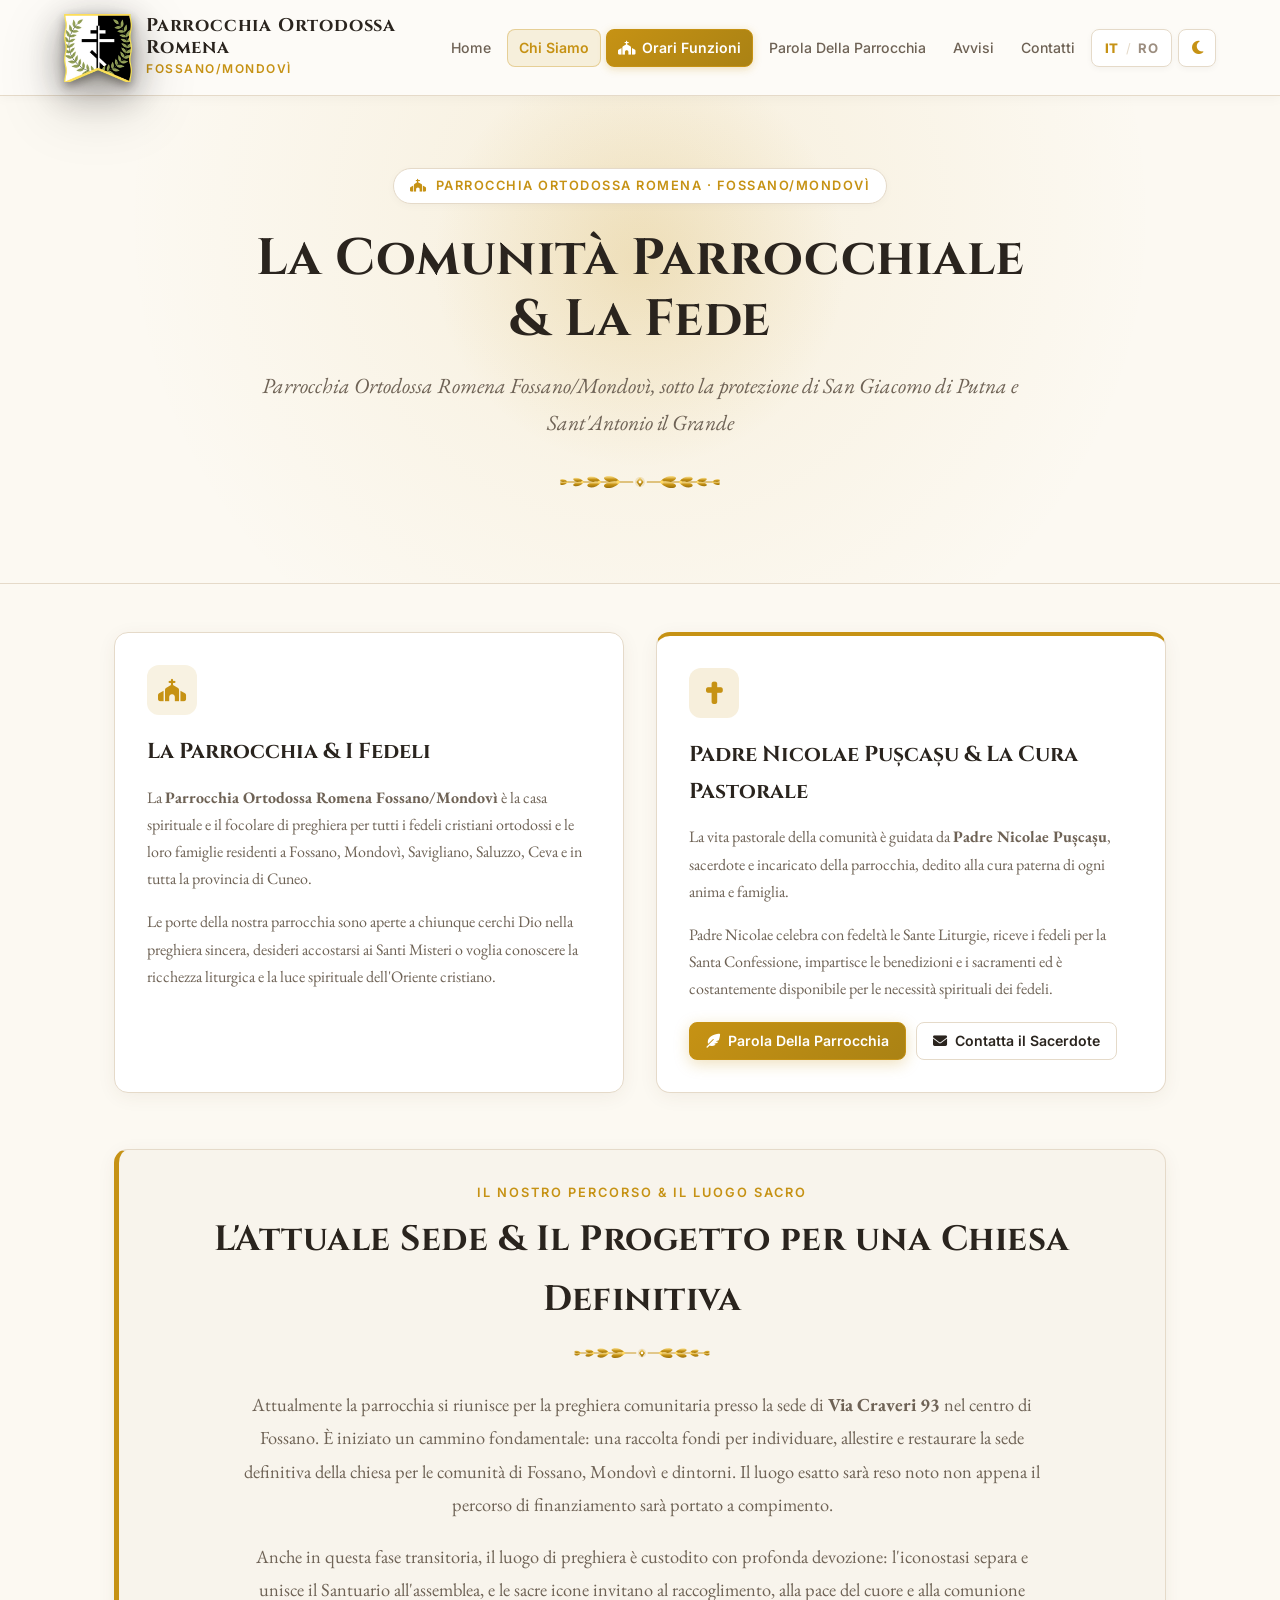
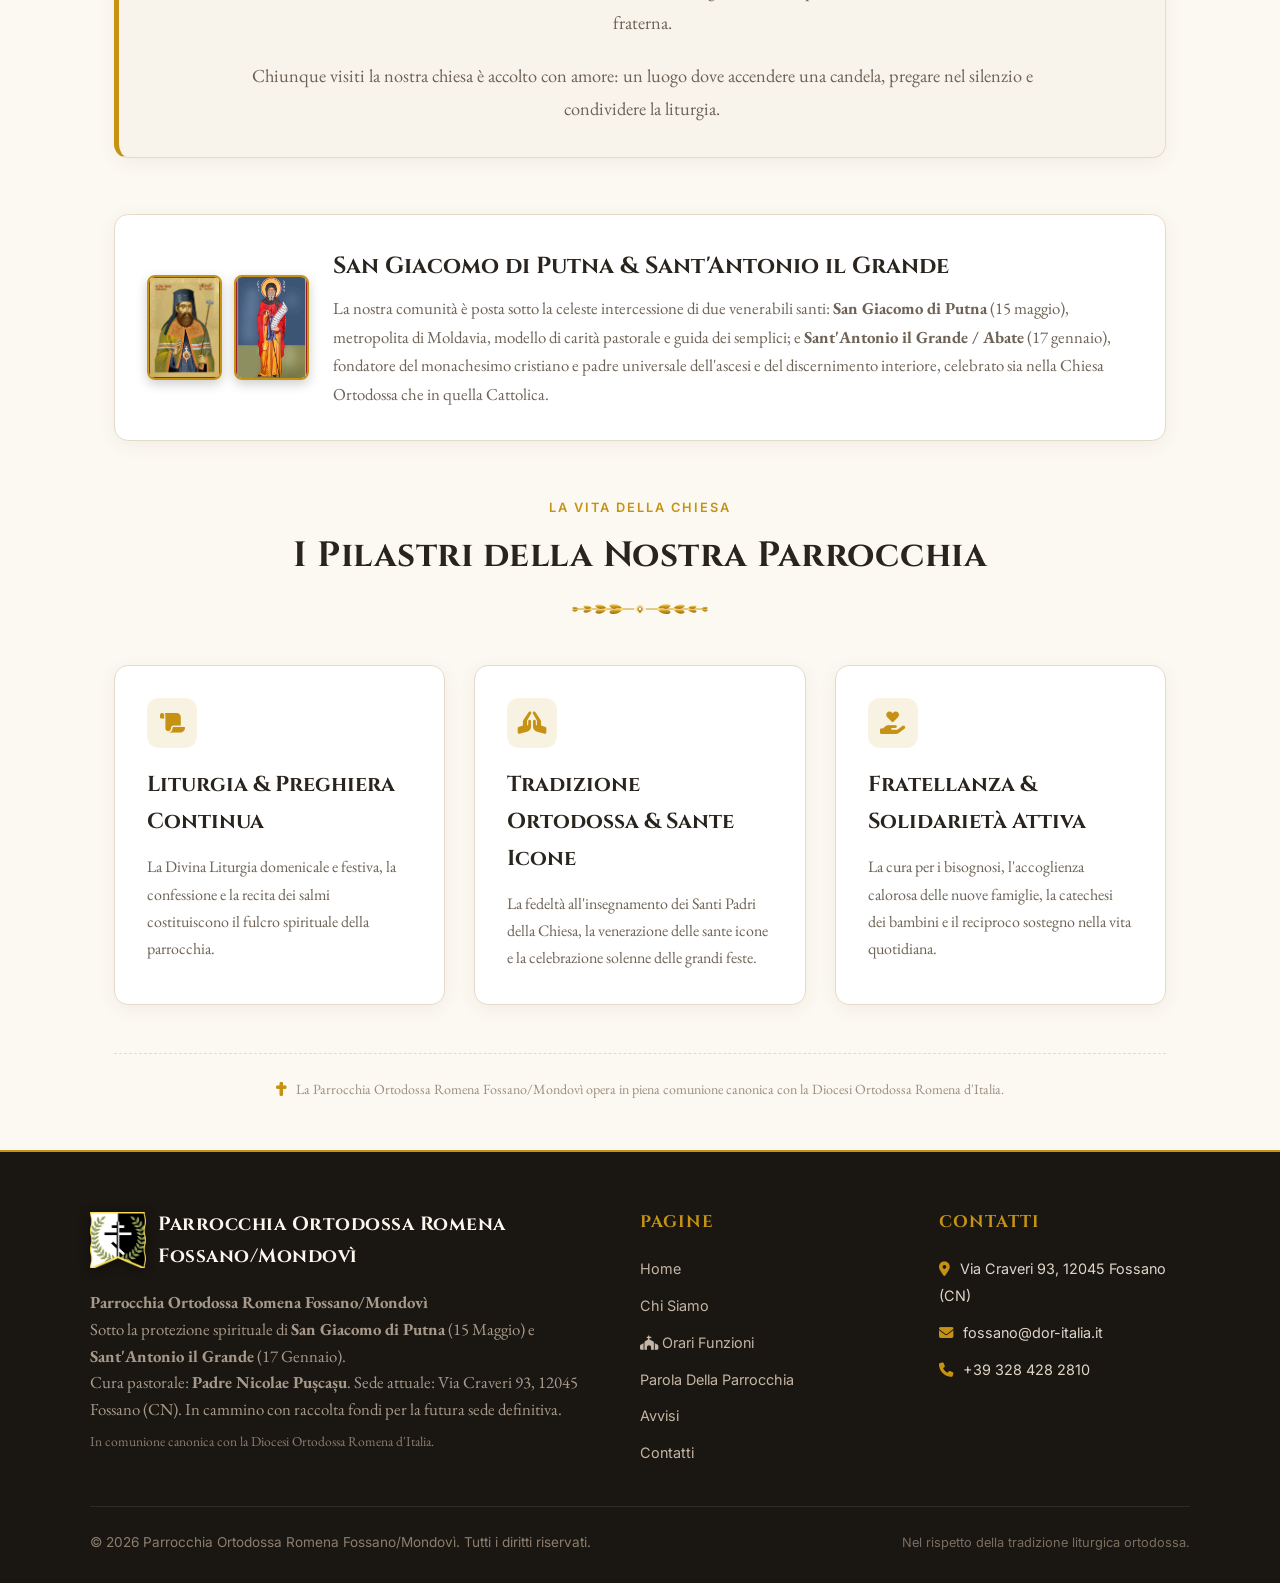
<file: chi-siamo.html>
<!DOCTYPE html>
<html lang="it">
<head>
  <meta charset="UTF-8">
  <meta name="viewport" content="width=device-width, initial-scale=1.0">
  <title data-i18n="about.title">Chi Siamo | Parrocchia Ortodossa Romena Fossano/Mondovì</title>
  <link rel="icon" type="image/png" href="img/favicon.png">
  <meta name="theme-color" content="#c69214">

  <!-- Inizializzazione immediata tema e lingua Aura Sacra (previene sfarfallio e sincronizza su tutto il sito) -->
  <script>
    (function() {
      try {
        var urlTheme = new URLSearchParams(window.location.search).get('theme');
        var savedTheme = urlTheme;
        if (!savedTheme) {
          try { savedTheme = localStorage.getItem('chiesa_fossano_theme'); } catch(e) {}
        }
        if (!savedTheme) {
          try { savedTheme = sessionStorage.getItem('chiesa_fossano_theme'); } catch(e) {}
        }
        if (!savedTheme && document.cookie) {
          var m = document.cookie.match(/chiesa_fossano_theme=([^;]+)/);
          if (m) savedTheme = m[1];
        }
        var active = savedTheme || 'dawn';
        if (active === 'night') {
          document.documentElement.setAttribute('data-theme', 'night');
          var meta = document.querySelector('meta[name="theme-color"]');
          if (meta) meta.setAttribute('content', '#121214');
        } else {
          document.documentElement.removeAttribute('data-theme');
        }

        var urlLang = new URLSearchParams(window.location.search).get('lang');
        var savedLang = urlLang;
        if (!savedLang) {
          try { savedLang = localStorage.getItem('chiesa_fossano_lang'); } catch(e) {}
        }
        if (!savedLang) {
          try { savedLang = sessionStorage.getItem('chiesa_fossano_lang'); } catch(e) {}
        }
        if (!savedLang && document.cookie) {
          var lm = document.cookie.match(/chiesa_fossano_lang=([^;]+)/);
          if (lm) savedLang = lm[1];
        }
        var activeLang = (savedLang === 'ro') ? 'ro' : 'it';
        document.documentElement.setAttribute('lang', activeLang);
        document.documentElement.setAttribute('data-lang', activeLang);
      } catch (e) {}
    })();
  </script>

  <!-- FontAwesome 6 -->
  <link rel="stylesheet" href="https://cdnjs.cloudflare.com/ajax/libs/font-awesome/6.4.0/css/all.min.css">
  
  <!-- Stile del sito -->
  <link rel="stylesheet" href="css/style.css">
</head>
<body>

  <!-- ================= NAVBAR ================= -->
  <header class="header">
    <nav class="navbar">
      <a href="index.html" class="brand">
        <div class="brand-icon">
          <img src="img/favicon.png" alt="Logo Chiesa Ortodossa Fossano">
        </div>
        <div class="brand-text">
          <span class="brand-title" data-i18n="brand.title">Parrocchia Ortodossa Romena</span>
          <span class="brand-subtitle" data-i18n="brand.subtitle">Fossano/Mondovì</span>
        </div>
      </a>

      <button class="mobile-toggle" id="mobileToggle" aria-label="Menu">
        <i class="fa-solid fa-bars"></i>
      </button>

      <ul class="nav-links" id="navLinks">
        <li><a href="index.html" class="nav-link" data-i18n="nav.home">Home</a></li>
        <li><a href="chi-siamo.html" class="nav-link" data-i18n="nav.about">Chi Siamo</a></li>
        <li><a href="orari.html" class="nav-link nav-btn-highlight" data-i18n="nav.schedule"><i class="fa-solid fa-church"></i> Orari Funzioni</a></li>
        <li><a href="parola-della-parrocchia.html" class="nav-link" data-i18n="nav.priest">Parola Della Parrocchia</a></li>
        <li><a href="avvisi.html" class="nav-link" data-i18n="nav.notices">Avvisi</a></li>
        <li><a href="contatti.html" class="nav-link" data-i18n="nav.contact">Contatti</a></li>
        <li class="nav-controls-item">
          <div class="nav-controls-group">
            <button id="langToggle" class="lang-toggle-btn" type="button" aria-label="Cambia lingua / Schimbă limba" title="Italiano / Română">
              <span class="lang-opt active" data-lang="it">IT</span>
              <span class="lang-divider">/</span>
              <span class="lang-opt" data-lang="ro">RO</span>
            </button>
            <button id="themeToggle" class="theme-toggle" aria-label="Cambia tema"><i class="fa-solid fa-moon"></i></button>
          </div>
        </li>
      </ul>
    </nav>
  </header>

  <main>
    <!-- Intestazione Pagina -->
    <section class="hero-sacred">
      <div class="hero-aura"></div>
      <div class="hero-content">
        <span class="hero-badge" data-i18n="about.hero_badge"><i class="fa-solid fa-church"></i> Parrocchia Ortodossa Romena · Fossano/Mondovì</span>
        <h1 class="hero-title" data-i18n="about.hero_title">La Comunità Parrocchiale & La Fede</h1>
        <p class="hero-subtitle" data-i18n="about.hero_subtitle">Parrocchia Ortodossa Romena Fossano/Mondovì, sotto la protezione di San Giacomo di Putna e Sant'Antonio il Grande</p>
        <img src="img/divisore-alloro.svg" alt="Divisore" class="hero-divider">
      </div>
    </section>

    <div class="container">
      
      <!-- Sezione Chiesa e Sacerdote -->
      <div class="grid-2" style="margin-bottom: 3.5rem;">
        
        <!-- Card 1: La Parrocchia e Comunità -->
        <div class="card-sacred">
          <div class="card-icon"><i class="fa-solid fa-church"></i></div>
          <h2 class="card-title" data-i18n="about.card1_title">La Parrocchia & I Fedeli</h2>
          <p style="color: var(--text-secondary); margin-bottom: 1rem;" data-i18n="about.card1_p1">
            La <strong>Parrocchia Ortodossa Romena Fossano/Mondovì</strong> è la casa spirituale e il focolare di preghiera per tutti i fedeli cristiani ortodossi e le loro famiglie residenti a Fossano, Mondovì, Savigliano, Saluzzo, Ceva e in tutta la provincia di Cuneo.
          </p>
          <p style="color: var(--text-secondary);" data-i18n="about.card1_p2">
            Le porte della nostra parrocchia sono aperte a chiunque cerchi Dio nella preghiera sincera, desideri accostarsi ai Santi Misteri o voglia conoscere la ricchezza liturgica e la luce spirituale dell'Oriente cristiano.
          </p>
        </div>

        <!-- Card 2: Il Padre Parroco -->
        <div class="card-sacred" style="border-top: 4px solid var(--accent-gold);">
          <div class="card-icon" style="background-color: rgba(198, 146, 20, 0.15); color: var(--accent-gold);">
            <i class="fa-solid fa-cross"></i>
          </div>
          <h2 class="card-title" data-i18n="about.card2_title">Padre Nicolae Pușcașu & La Cura Pastorale</h2>
          <p style="color: var(--text-secondary); margin-bottom: 1rem;" data-i18n="about.card2_p1">
            La vita pastorale della comunità è guidata da <strong>Padre Nicolae Pușcașu</strong>, sacerdote e incaricato della parrocchia, dedito alla cura paterna di ogni anima e famiglia.
          </p>
          <p style="color: var(--text-secondary); margin-bottom: 1.2rem;" data-i18n="about.card2_p2">
            Padre Nicolae celebra con fedeltà le Sante Liturgie, riceve i fedeli per la Santa Confessione, impartisce le benedizioni e i sacramenti ed è costantemente disponibile per le necessità spirituali dei fedeli.
          </p>
          <div style="display: flex; gap: 10px; flex-wrap: wrap;">
            <a href="parola-della-parrocchia.html" class="btn btn-primary" style="font-size: 0.88rem; padding: 6px 16px;" data-i18n="about.card2_btn_priest">
              <i class="fa-solid fa-feather-pointed"></i> Parola Della Parrocchia
            </a>
            <a href="contatti.html" class="btn btn-secondary" style="font-size: 0.88rem; padding: 6px 16px;" data-i18n="about.card2_btn_contact">
              <i class="fa-solid fa-envelope"></i> Contatta il Sacerdote
            </a>
          </div>
        </div>
      </div>

      <!-- Il luogo di culto: Sede provvisoria e prospettiva nuova chiesa -->
      <div class="card-sacred" style="margin-bottom: 3.5rem; background-color: var(--bg-card-alt); border-left: 5px solid var(--accent-gold);">
        <div class="section-header" style="margin-bottom: 1.5rem;">
          <span class="section-tag" data-i18n="about.church_tag">Il Nostro Percorso & Il Luogo Sacro</span>
          <h2 class="section-title" data-i18n="about.church_title">L'Attuale Sede & Il Progetto per una Chiesa Definitiva</h2>
          <img src="img/divisore-alloro.svg" alt="Divisore" class="section-divider">
        </div>
        <div style="max-width: 820px; margin: 0 auto; text-align: center; color: var(--text-secondary); font-size: 1.15rem; line-height: 1.8;">
          <p style="margin-bottom: 1.2rem;" data-i18n="about.church_p1">
            Attualmente la parrocchia si riunisce per la preghiera comunitaria presso la sede di <strong>Via Craveri 93</strong> nel centro di Fossano. È iniziato un cammino fondamentale: una raccolta fondi per individuare, allestire e restaurare la sede definitiva della chiesa per le comunità di Fossano, Mondovì e dintorni. Il luogo esatto sarà reso noto non appena il percorso di finanziamento sarà portato a compimento.
          </p>
          <p style="margin-bottom: 1.2rem;" data-i18n="about.church_p2">
            Anche in questa fase transitoria, il luogo di preghiera è custodito con profonda devozione: l'iconostasi separa e unisce il Santuario all'assemblea, e le sacre icone invitano al raccoglimento, alla pace del cuore e alla comunione fraterna.
          </p>
          <p data-i18n="about.church_p3">
            Chiunque visiti la nostra chiesa è accolto con amore: un luogo dove accendere una candela, pregare nel silenzio e condividere la liturgia.
          </p>
        </div>
      </div>

      <!-- I Santi Patroni: San Giacomo di Putna e Sant'Antonio il Grande -->
      <div class="card-sacred" style="margin-bottom: 3.5rem;">
        <div style="display: flex; gap: 1.5rem; align-items: center; flex-wrap: wrap;">
          <div style="display: flex; gap: 12px; flex-shrink: 0;">
            <img src="img/san-giacomo-putna.jpg" alt="San Giacomo di Putna" style="width: 75px; height: 105px; object-fit: cover; border-radius: 8px; border: 2px solid var(--accent-gold); box-shadow: 0 4px 12px rgba(0,0,0,0.2);" loading="lazy">
            <img src="img/sant-antonio-grande.jpg" alt="Sant'Antonio il Grande" style="width: 75px; height: 105px; object-fit: cover; border-radius: 8px; border: 2px solid var(--accent-gold); box-shadow: 0 4px 12px rgba(0,0,0,0.2);" loading="lazy">
          </div>
          <div style="flex: 1; min-width: 280px;">
            <h3 style="font-family: var(--font-display); font-size: 1.45rem; color: var(--text-primary); margin-bottom: 0.5rem;" data-i18n="about.patrons_title">
              San Giacomo di Putna & Sant'Antonio il Grande
            </h3>
            <p style="color: var(--text-secondary); font-size: 1.05rem; line-height: 1.7;" data-i18n="about.patron_text">
              La nostra comunità è posta sotto la celeste intercessione di due venerabili santi: <strong>San Giacomo di Putna</strong> (15 maggio), metropolita di Moldavia, modello di carità pastorale e guida dei semplici; e <strong>Sant'Antonio il Grande / Abate</strong> (17 gennaio), fondatore del monachesimo cristiano e padre universale dell'ascesi e del discernimento interiore, celebrato sia nella Chiesa Ortodossa che in quella Cattolica.
            </p>
          </div>
        </div>
      </div>

      <!-- I pilastri della vita della chiesa -->
      <div class="section-header">
        <span class="section-tag" data-i18n="about.pillars_tag">La Vita Della Chiesa</span>
        <h2 class="section-title" data-i18n="about.pillars_title">I Pilastri della Nostra Parrocchia</h2>
        <img src="img/divisore-alloro.svg" alt="Divisore" class="section-divider">
      </div>

      <div class="grid-3">
        <div class="card-sacred">
          <div class="card-icon"><i class="fa-solid fa-scroll"></i></div>
          <h3 class="card-title" data-i18n="about.pillar1_title">Liturgia & Preghiera Continua</h3>
          <p style="color: var(--text-secondary);" data-i18n="about.pillar1_text">
            La Divina Liturgia domenicale e festiva, la confessione e la recita dei salmi costituiscono il fulcro spirituale della parrocchia.
          </p>
        </div>

        <div class="card-sacred">
          <div class="card-icon"><i class="fa-solid fa-hands-praying"></i></div>
          <h3 class="card-title" data-i18n="about.pillar2_title">Tradizione Ortodossa & Sante Icone</h3>
          <p style="color: var(--text-secondary);" data-i18n="about.pillar2_text">
            La fedeltà all'insegnamento dei Santi Padri della Chiesa, la venerazione delle sante icone e la celebrazione solenne delle grandi feste.
          </p>
        </div>

        <div class="card-sacred">
          <div class="card-icon"><i class="fa-solid fa-hand-holding-heart"></i></div>
          <h3 class="card-title" data-i18n="about.pillar3_title">Fratellanza & Solidarietà Attiva</h3>
          <p style="color: var(--text-secondary);" data-i18n="about.pillar3_text">
            La cura per i bisognosi, l'accoglienza calorosa delle nuove famiglie, la catechesi dei bambini e il reciproco sostegno nella vita quotidiana.
          </p>
        </div>
      </div>

      <!-- Nota canonica discreta -->
      <div style="text-align: center; margin-top: 3rem; padding-top: 1.5rem; border-top: 1px dashed var(--border-color);">
        <p style="font-size: 0.88rem; color: var(--text-muted);">
          <i class="fa-solid fa-cross" style="color: var(--accent-gold); margin-right: 6px;"></i>
          <span data-i18n="about.canonical_note">La Parrocchia Ortodossa Romena Fossano/Mondovì opera in piena comunione canonica con la Diocesi Ortodossa Romena d'Italia.</span>
        </p>
      </div>

    </div>
  </main>

  <!-- ================= FOOTER ================= -->
  <footer class="footer-sacred">
    <div class="footer-container">
      <div>
        <div class="footer-brand">
          <img src="img/favicon.png" alt="Logo Chiesa Ortodossa Fossano">
          <span data-i18n="footer.brand">Parrocchia Ortodossa Romena Fossano/Mondovì</span>
        </div>
        <p class="footer-text" data-i18n="footer.desc">
          <strong>Parrocchia Ortodossa Romena Fossano/Mondovì</strong><br>
          Sotto la protezione spirituale di <strong>San Giacomo di Putna</strong> (15 Maggio) e <strong>Sant'Antonio il Grande</strong> (17 Gennaio).<br>
          Cura pastorale: <strong>Padre Nicolae Pușcașu</strong>. Sede attuale: Via Craveri 93, 12045 Fossano (CN). In cammino con raccolta fondi per la futura sede definitiva.
        </p>
        <p class="footer-text" style="font-size: 0.85rem; margin-top: 0.5rem; color: #8c7e6f;" data-i18n="footer.canonical">
          In comunione canonica con la Diocesi Ortodossa Romena d'Italia.
        </p>
      </div>

      <div>
        <h4 class="footer-heading" data-i18n="footer.heading_pages">Pagine</h4>
        <ul class="footer-links">
          <li><a href="index.html" data-i18n="nav.home">Home</a></li>
          <li><a href="chi-siamo.html" data-i18n="nav.about">Chi Siamo</a></li>
          <li><a href="orari.html" data-i18n="nav.schedule">Orari Funzioni</a></li>
          <li><a href="parola-della-parrocchia.html" data-i18n="nav.priest">Parola Della Parrocchia</a></li>
          <li><a href="avvisi.html" data-i18n="nav.notices">Avvisi Parrocchiali</a></li>
          <li><a href="contatti.html" data-i18n="nav.contact">Dove Siamo & Contatti</a></li>
        </ul>
      </div>

      <div>
        <h4 class="footer-heading" data-i18n="footer.heading_contact">Contatti</h4>
        <ul class="footer-links">
          <li data-i18n="footer.address"><a href="https://www.google.com/maps/search/?api=1&query=Via+Craveri+93+12045+Fossano+CN" target="_blank" rel="noopener" style="color: inherit; text-decoration: none;" title="Apri su Google Maps"><i class="fa-solid fa-location-dot" style="color: var(--accent-gold); margin-right: 6px;"></i> Via Craveri 93, Fossano</a></li>
          <li><a href="mailto:fossano@dor-italia.it" style="color: inherit; text-decoration: none;" title="Invia una email"><i class="fa-solid fa-envelope" style="color: var(--accent-gold); margin-right: 6px;"></i> fossano@dor-italia.it</a></li>
          <li><a href="tel:+393284282810" style="color: inherit; text-decoration: none;" title="Chiama direttamente"><i class="fa-solid fa-phone" style="color: var(--accent-gold); margin-right: 6px;"></i> +39 328 428 2810</a></li>
        </ul>
      </div>
    </div>

    <div class="footer-bottom">
      <p data-i18n="footer.rights">© <span id="year"></span> Parrocchia Ortodossa Romena Fossano/Mondovì. Tutti i diritti riservati.</p>
      <p style="font-size: 0.8rem; color: #7a6e60;" data-i18n="footer.tradition">Nel rispetto della tradizione liturgica ortodossa.</p>
    </div>
  </footer>

  <script src="js/translations.js"></script>
  <script src="js/script.js"></script>
</body>
</html>
</file>
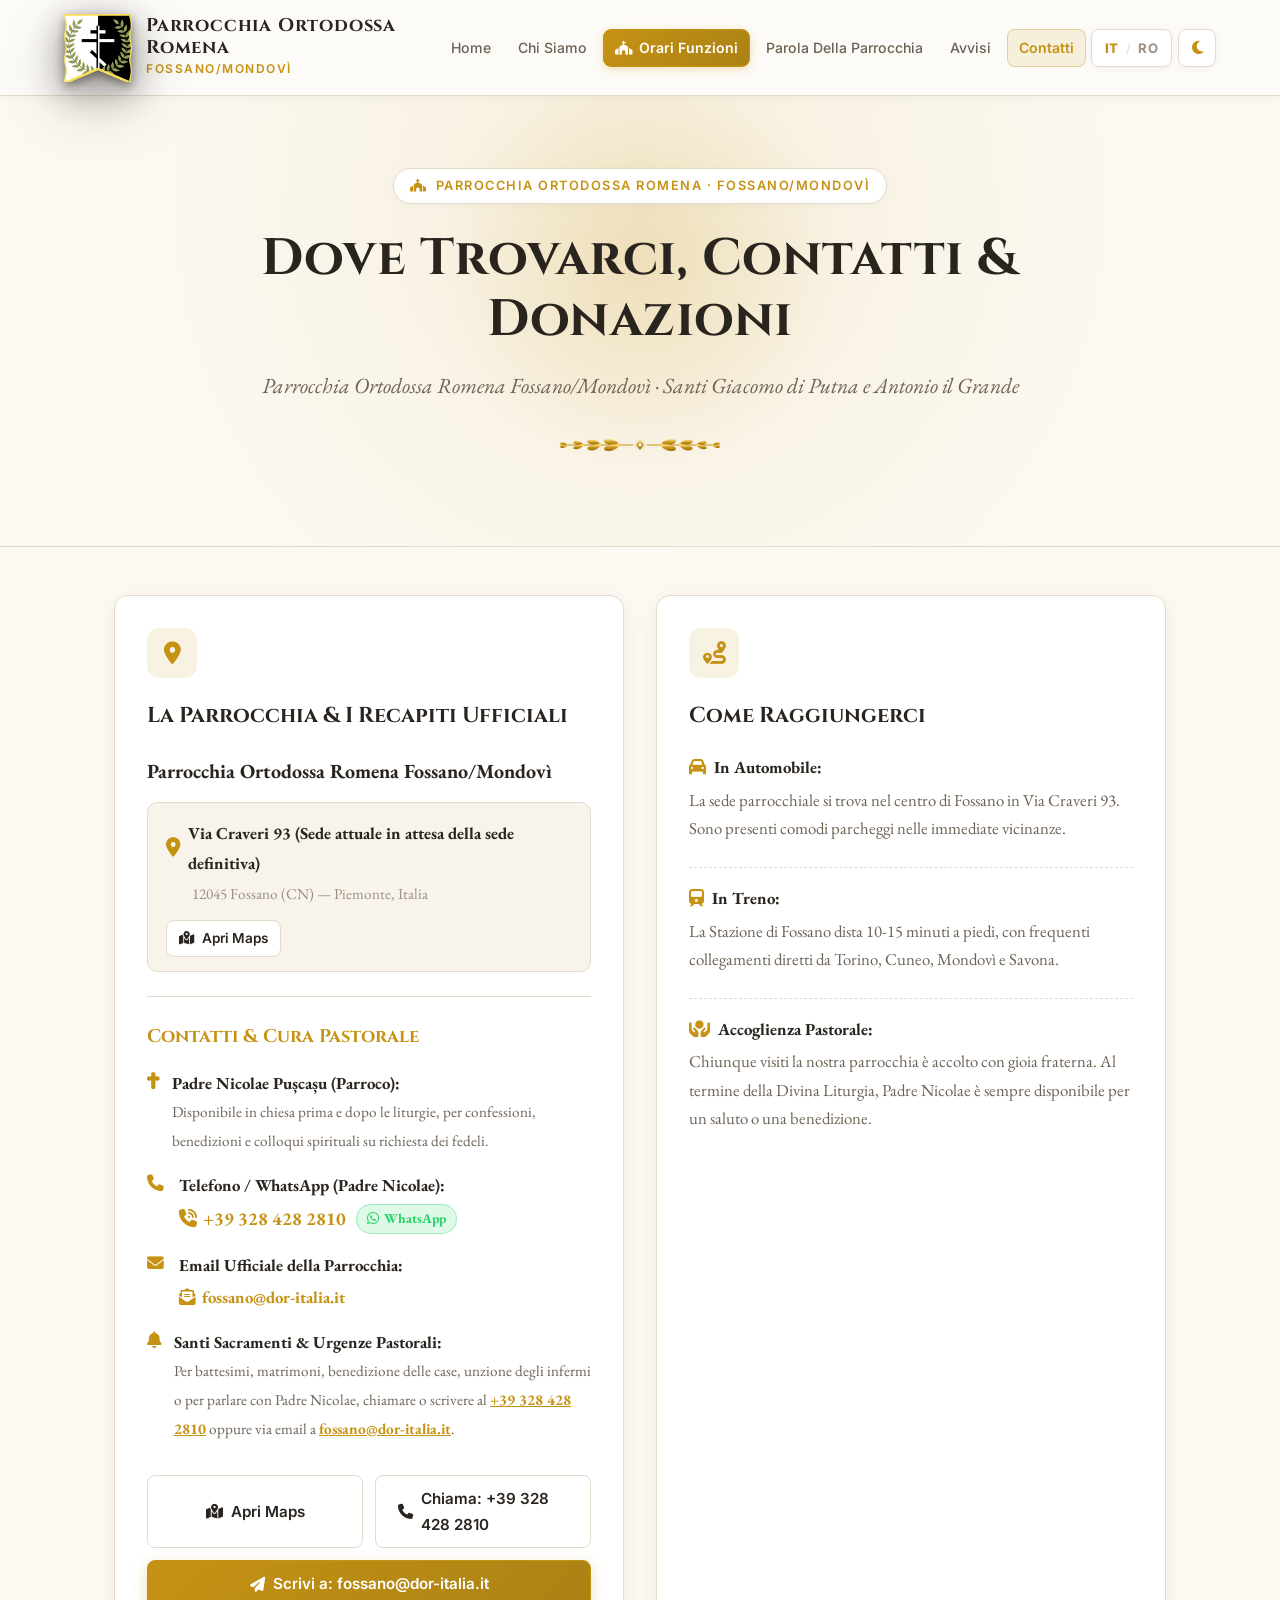
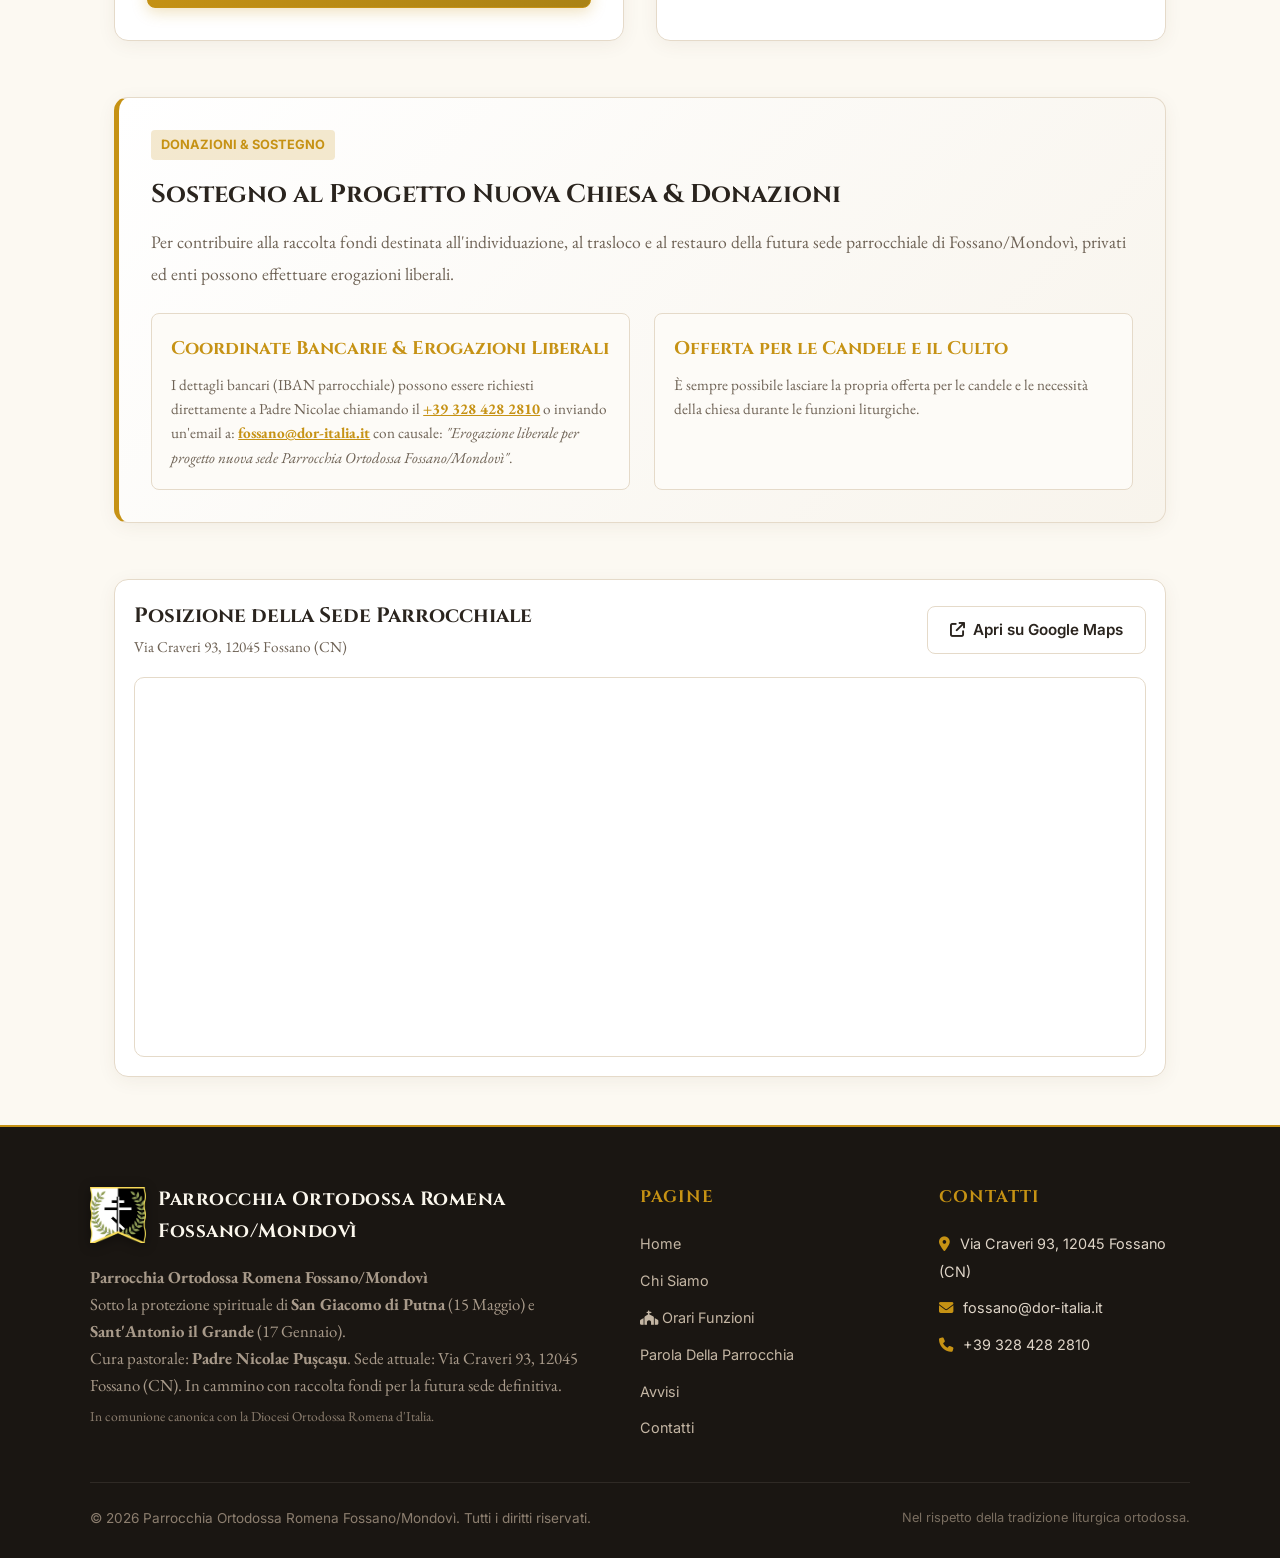
<file: contatti.html>
<!DOCTYPE html>
<html lang="it">
<head>
  <meta charset="UTF-8">
  <meta name="viewport" content="width=device-width, initial-scale=1.0">
  <title data-i18n="contact.title">Dove Siamo & Contatti | Parrocchia Ortodossa Romena Fossano/Mondovì</title>
  <link rel="icon" type="image/png" href="img/favicon.png">
  <meta name="theme-color" content="#c69214">

  <!-- Inizializzazione immediata tema e lingua Aura Sacra (previene sfarfallio e sincronizza su tutto il sito) -->
  <script>
    (function() {
      try {
        var urlTheme = new URLSearchParams(window.location.search).get('theme');
        var savedTheme = urlTheme;
        if (!savedTheme) {
          try { savedTheme = localStorage.getItem('chiesa_fossano_theme'); } catch(e) {}
        }
        if (!savedTheme) {
          try { savedTheme = sessionStorage.getItem('chiesa_fossano_theme'); } catch(e) {}
        }
        if (!savedTheme && document.cookie) {
          var m = document.cookie.match(/chiesa_fossano_theme=([^;]+)/);
          if (m) savedTheme = m[1];
        }
        var active = savedTheme || 'dawn';
        if (active === 'night') {
          document.documentElement.setAttribute('data-theme', 'night');
          var meta = document.querySelector('meta[name="theme-color"]');
          if (meta) meta.setAttribute('content', '#121214');
        } else {
          document.documentElement.removeAttribute('data-theme');
        }

        var urlLang = new URLSearchParams(window.location.search).get('lang');
        var savedLang = urlLang;
        if (!savedLang) {
          try { savedLang = localStorage.getItem('chiesa_fossano_lang'); } catch(e) {}
        }
        if (!savedLang) {
          try { savedLang = sessionStorage.getItem('chiesa_fossano_lang'); } catch(e) {}
        }
        if (!savedLang && document.cookie) {
          var lm = document.cookie.match(/chiesa_fossano_lang=([^;]+)/);
          if (lm) savedLang = lm[1];
        }
        var activeLang = (savedLang === 'ro') ? 'ro' : 'it';
        document.documentElement.setAttribute('lang', activeLang);
        document.documentElement.setAttribute('data-lang', activeLang);
      } catch (e) {}
    })();
  </script>

  <!-- FontAwesome 6 -->
  <link rel="stylesheet" href="https://cdnjs.cloudflare.com/ajax/libs/font-awesome/6.4.0/css/all.min.css">
  
  <!-- Stile del sito -->
  <link rel="stylesheet" href="css/style.css">
</head>
<body>

  <!-- ================= NAVBAR ================= -->
  <header class="header">
    <nav class="navbar">
      <a href="index.html" class="brand">
        <div class="brand-icon">
          <img src="img/favicon.png" alt="Logo Chiesa Ortodossa Fossano">
        </div>
        <div class="brand-text">
          <span class="brand-title" data-i18n="brand.title">Parrocchia Ortodossa Romena</span>
          <span class="brand-subtitle" data-i18n="brand.subtitle">Fossano/Mondovì</span>
        </div>
      </a>

      <button class="mobile-toggle" id="mobileToggle" aria-label="Menu">
        <i class="fa-solid fa-bars"></i>
      </button>

      <ul class="nav-links" id="navLinks">
        <li><a href="index.html" class="nav-link" data-i18n="nav.home">Home</a></li>
        <li><a href="chi-siamo.html" class="nav-link" data-i18n="nav.about">Chi Siamo</a></li>
        <li><a href="orari.html" class="nav-link nav-btn-highlight" data-i18n="nav.schedule"><i class="fa-solid fa-church"></i> Orari Funzioni</a></li>
        <li><a href="parola-della-parrocchia.html" class="nav-link" data-i18n="nav.priest">Parola Della Parrocchia</a></li>
        <li><a href="avvisi.html" class="nav-link" data-i18n="nav.notices">Avvisi</a></li>
        <li><a href="contatti.html" class="nav-link" data-i18n="nav.contact">Contatti</a></li>
        <li class="nav-controls-item">
          <div class="nav-controls-group">
            <button id="langToggle" class="lang-toggle-btn" type="button" aria-label="Cambia lingua / Schimbă limba" title="Italiano / Română">
              <span class="lang-opt active" data-lang="it">IT</span>
              <span class="lang-divider">/</span>
              <span class="lang-opt" data-lang="ro">RO</span>
            </button>
            <button id="themeToggle" class="theme-toggle" aria-label="Cambia tema"><i class="fa-solid fa-moon"></i></button>
          </div>
        </li>
      </ul>
    </nav>
  </header>

  <main>
    <!-- Intestazione Pagina -->
    <section class="hero-sacred">
      <div class="hero-aura"></div>
      <div class="hero-content">
        <span class="hero-badge" data-i18n="contact.hero_badge"><i class="fa-solid fa-church"></i> Parrocchia Ortodossa Romena · Fossano/Mondovì</span>
        <h1 class="hero-title" data-i18n="contact.hero_title">Dove Trovarci, Contatti & Donazioni</h1>
        <p class="hero-subtitle" data-i18n="contact.hero_subtitle">Parrocchia Ortodossa Romena Fossano/Mondovì · Santi Giacomo di Putna e Antonio il Grande</p>
        <img src="img/divisore-alloro.svg" alt="Divisore" class="hero-divider">
      </div>
    </section>

    <div class="container">

      <div class="grid-2" style="margin-bottom: 3.5rem;">
        
        <!-- Scheda Recapiti Chiesa e Sacerdote -->
        <div class="card-sacred">
          <div class="card-icon"><i class="fa-solid fa-location-dot"></i></div>
          <h2 class="card-title" data-i18n="contact.card1_title">La Parrocchia & I Recapiti Ufficiali</h2>
          
          <div style="margin: 1.2rem 0; font-size: 1.15rem; color: var(--text-secondary); line-height: 1.8;">
            <p><strong style="color: var(--text-primary); font-size: 1.25rem;" data-i18n="contact.church_name">Parrocchia Ortodossa Romena Fossano/Mondovì</strong></p>
            <a href="https://www.google.com/maps/search/?api=1&query=Via+Craveri+93+12045+Fossano+CN" target="_blank" rel="noopener" style="display: block; text-decoration: none; color: inherit; margin: 0.8rem 0; padding: 0.9rem 1.1rem; background: var(--bg-card-alt); border: 1px solid var(--border-color); border-radius: 10px; transition: all 0.25s ease;" class="hover-shadow" title="Apri la posizione su Google Maps o app di navigazione">
              <div style="display: flex; align-items: center; justify-content: space-between; gap: 12px; flex-wrap: wrap;">
                <div>
                  <div style="color: var(--text-primary); font-weight: 700; font-size: 1.05rem; display: flex; align-items: center; gap: 8px;">
                    <i class="fa-solid fa-location-dot" style="color: var(--accent-gold); font-size: 1.2rem;"></i>
                    <span data-i18n="contact.church_street">Via Craveri 93 (Sede attuale in attesa della sede definitiva)</span>
                  </div>
                  <div style="font-size: 0.95rem; color: var(--text-muted); margin-left: 26px; margin-top: 3px;" data-i18n="contact.church_city">
                    12045 Fossano (CN) — Piemonte, Italia
                  </div>
                </div>
                <span class="btn btn-secondary" style="font-size: 0.85rem; padding: 5px 12px; pointer-events: none;">
                  <i class="fa-solid fa-map-location-dot"></i> <span data-i18n="contact.action_maps">Apri Maps</span>
                </span>
              </div>
            </a>
          </div>

          <hr style="border: none; border-top: 1px solid var(--border-color); margin: 1.5rem 0;">

          <h3 style="font-family: var(--font-display); font-size: 1.15rem; margin-bottom: 1rem; color: var(--accent-gold);" data-i18n="contact.pastoral_title">
            Contatti & Cura Pastorale
          </h3>

          <ul style="list-style: none; display: flex; flex-direction: column; gap: 1rem; font-size: 1.05rem; color: var(--text-secondary);">
            <li style="display: flex; gap: 12px; align-items: flex-start;">
              <i class="fa-solid fa-cross" style="color: var(--accent-gold); width: 20px; margin-top: 4px;"></i>
              <div>
                <strong style="color: var(--text-primary); display: block;" data-i18n="contact.priest_label">Padre Nicolae Pușcașu (Parroco):</strong>
                <span style="font-size: 0.95rem;" data-i18n="contact.priest_desc">Disponibile in chiesa prima e dopo le liturgie, per confessioni, benedizioni e colloqui spirituali su richiesta dei fedeli.</span>
              </div>
            </li>
            <li style="display: flex; gap: 12px; align-items: flex-start;">
              <i class="fa-solid fa-phone" style="color: var(--accent-gold); width: 20px; margin-top: 4px;"></i>
              <div style="flex: 1;">
                <strong style="color: var(--text-primary); display: block;" data-i18n="contact.phone_label">Telefono / WhatsApp (Padre Nicolae):</strong>
                <div style="display: flex; gap: 10px; align-items: center; flex-wrap: wrap; margin-top: 4px;">
                  <a href="tel:+393284282810" style="color: var(--accent-gold); text-decoration: none; font-weight: 700; font-size: 1.15rem; display: inline-flex; align-items: center; gap: 6px;" title="Tocca per chiamare al telefono">
                    <i class="fa-solid fa-phone-volume"></i> +39 328 428 2810
                  </a>
                  <a href="https://wa.me/393284282810" target="_blank" rel="noopener" style="display: inline-flex; align-items: center; gap: 5px; background: rgba(37, 211, 102, 0.15); color: #25D366; padding: 2px 10px; border-radius: 20px; font-size: 0.85rem; font-weight: 700; text-decoration: none; border: 1px solid rgba(37, 211, 102, 0.35);" title="Apri chat su WhatsApp">
                    <i class="fa-brands fa-whatsapp"></i> WhatsApp
                  </a>
                </div>
              </div>
            </li>
            <li style="display: flex; gap: 12px; align-items: flex-start;">
              <i class="fa-solid fa-envelope" style="color: var(--accent-gold); width: 20px; margin-top: 4px;"></i>
              <div style="flex: 1;">
                <strong style="color: var(--text-primary); display: block;" data-i18n="contact.email_label">Email Ufficiale della Parrocchia:</strong>
                <a href="mailto:fossano@dor-italia.it?subject=Richiesta%20informazioni%20-%20Parrocchia%20Ortodossa%20Fossano/Mondov%C3%AC" style="color: var(--accent-gold); text-decoration: none; font-weight: 700; font-size: 1.05rem; display: inline-flex; align-items: center; gap: 6px; margin-top: 4px;" title="Tocca per scrivere una mail">
                  <i class="fa-solid fa-envelope-open-text"></i> fossano@dor-italia.it
                </a>
              </div>
            </li>
            <li style="display: flex; gap: 12px; align-items: flex-start;">
              <i class="fa-solid fa-bell" style="color: var(--accent-gold); width: 20px; margin-top: 4px;"></i>
              <div>
                <strong style="color: var(--text-primary); display: block;" data-i18n="contact.sacraments_label">Santi Sacramenti & Urgenze Pastorali:</strong>
                <span style="font-size: 0.95rem;" data-i18n="contact.sacraments_desc">Per battesimi, matrimoni, benedizione delle case, unzione degli infermi o per parlare con Padre Nicolae, chiamare o scrivere al <a href="tel:+393284282810" style="color: var(--accent-gold); font-weight: 700; text-decoration: underline;">+39 328 428 2810</a> oppure via email a <a href="mailto:fossano@dor-italia.it" style="color: var(--accent-gold); font-weight: 700; text-decoration: underline;">fossano@dor-italia.it</a>.</span>
              </div>
            </li>
          </ul>

          <div style="margin-top: 2rem; display: flex; gap: 12px; flex-wrap: wrap;">
            <a href="https://www.google.com/maps/search/?api=1&query=Via+Craveri+93+12045+Fossano+CN" target="_blank" rel="noopener" class="btn btn-secondary" style="flex: 1; min-width: 160px; justify-content: center;" title="Apre la posizione su Google Maps o app navigatore">
              <i class="fa-solid fa-map-location-dot"></i> <span data-i18n="contact.action_maps">Apri Maps</span>
            </a>
            <a href="tel:+393284282810" class="btn btn-secondary" style="flex: 1; min-width: 160px; justify-content: center;" data-i18n="contact.phone_call_btn" title="Avvia chiamata telefonica">
              <i class="fa-solid fa-phone"></i> Chiama: +39 328 428 2810
            </a>
            <a href="mailto:fossano@dor-italia.it?subject=Richiesta%20informazioni%20-%20Parrocchia%20Ortodossa%20Fossano/Mondov%C3%AC" class="btn btn-primary" style="flex: 1; min-width: 160px; justify-content: center;" data-i18n="contact.write_btn" title="Apre l'app email per scrivere">
              <i class="fa-solid fa-paper-plane"></i> Scrivi a: fossano@dor-italia.it
            </a>
          </div>
        </div>

        <!-- Come Raggiungerci -->
        <div class="card-sacred">
          <div class="card-icon"><i class="fa-solid fa-route"></i></div>
          <h2 class="card-title" data-i18n="contact.directions_title">Come Raggiungerci</h2>

          <div style="display: flex; flex-direction: column; gap: 1.5rem; margin-top: 1.2rem; color: var(--text-secondary); font-size: 1.05rem;">
            <div>
              <strong style="color: var(--text-primary); display: flex; align-items: center; gap: 8px; margin-bottom: 4px;" data-i18n="contact.by_car_label">
                <i class="fa-solid fa-car" style="color: var(--accent-gold);"></i> In Automobile:
              </strong>
              <span data-i18n="contact.by_car_desc">
                La sede parrocchiale si trova nel centro di Fossano in Via Craveri 93. Sono presenti comodi parcheggi nelle immediate vicinanze.
              </span>
            </div>

            <div style="border-top: 1px dashed var(--border-color); padding-top: 1rem;">
              <strong style="color: var(--text-primary); display: flex; align-items: center; gap: 8px; margin-bottom: 4px;" data-i18n="contact.by_train_label">
                <i class="fa-solid fa-train" style="color: var(--accent-gold);"></i> In Treno:
              </strong>
              <span data-i18n="contact.by_train_desc">
                La Stazione di Fossano dista 10-15 minuti a piedi, con frequenti collegamenti diretti da Torino, Cuneo, Mondovì e Savona.
              </span>
            </div>

            <div style="border-top: 1px dashed var(--border-color); padding-top: 1rem;">
              <strong style="color: var(--text-primary); display: flex; align-items: center; gap: 8px; margin-bottom: 4px;" data-i18n="contact.welcome_label">
                <i class="fa-solid fa-hands-holding-circle" style="color: var(--accent-gold);"></i> Accoglienza Pastorale:
              </strong>
              <span data-i18n="contact.welcome_desc">
                Chiunque visiti la nostra parrocchia è accolto con gioia fraterna. Al termine della Divina Liturgia, Padre Nicolae è sempre disponibile per un saluto o una benedizione.
              </span>
            </div>
          </div>
        </div>

      </div>

      <!-- Sostegno alla Chiesa e Donazioni per il Trasferimento -->
      <div id="donazioni" class="card-sacred" style="margin-bottom: 3.5rem; border-left: 5px solid var(--accent-gold); background: linear-gradient(135deg, var(--bg-card) 0%, var(--bg-card-alt) 100%);">
        <div style="display: flex; gap: 10px; align-items: center; margin-bottom: 0.8rem;">
          <span style="font-family: var(--font-sans); font-size: 0.8rem; background-color: rgba(198, 146, 20, 0.2); color: var(--accent-gold); padding: 4px 10px; border-radius: 4px; font-weight: 700;" data-i18n="contact.donations_tag">DONAZIONI & SOSTEGNO</span>
        </div>
        <h2 class="card-title" style="font-size: 1.6rem; margin-bottom: 0.6rem;" data-i18n="contact.donations_title">
          Sostegno al Progetto Nuova Chiesa & Donazioni
        </h2>
        <p style="color: var(--text-secondary); font-size: 1.1rem; line-height: 1.8; margin-bottom: 1.5rem;" data-i18n="contact.donations_desc">
          Per contribuire alla raccolta fondi destinata all'individuazione, al trasloco e al restauro della futura sede parrocchiale di Fossano/Mondovì, privati ed enti possono effettuare erogazioni liberali.
        </p>

        <div class="grid-2" style="gap: 1.5rem; margin-top: 1rem;">
          <div style="background: var(--bg-parchment); padding: 1.2rem; border-radius: 8px; border: 1px solid var(--border-color);">
            <h4 style="font-family: var(--font-display); color: var(--accent-gold); font-size: 1.15rem; margin-bottom: 0.5rem;" data-i18n="contact.donations_iban_title">
              Coordinate Bancarie & Erogazioni Liberali
            </h4>
            <p style="color: var(--text-secondary); font-size: 0.95rem; line-height: 1.6;" data-i18n="contact.donations_iban_note">
              I dettagli bancari (IBAN parrocchiale) possono essere richiesti direttamente a Padre Nicolae chiamando il <strong>+39 328 428 2810</strong> o inviando un'email a: <strong>fossano@dor-italia.it</strong> con causale: <em>"Erogazione liberale per progetto nuova sede Parrocchia Ortodossa Fossano/Mondovì"</em>.
            </p>
          </div>

          <div style="background: var(--bg-parchment); padding: 1.2rem; border-radius: 8px; border: 1px solid var(--border-color);">
            <h4 style="font-family: var(--font-display); color: var(--accent-gold); font-size: 1.15rem; margin-bottom: 0.5rem;" data-i18n="contact.donations_candles_title">
              Offerta per le Candele e il Culto
            </h4>
            <p style="color: var(--text-secondary); font-size: 0.95rem; line-height: 1.6;" data-i18n="contact.donations_candles_desc">
              È sempre possibile lasciare la propria offerta per le candele e le necessità della chiesa durante le funzioni liturgiche.
            </p>
          </div>
        </div>
      </div>

      <!-- Mappa Google Maps -->
      <div class="card-sacred" style="padding: 1.2rem;">
        <div style="margin-bottom: 1rem; display: flex; justify-content: space-between; align-items: center; flex-wrap: wrap; gap: 10px;">
          <div>
            <h3 style="font-family: var(--font-display); font-size: 1.3rem; color: var(--text-primary);" data-i18n="contact.map_title">
              Posizione della Sede Parrocchiale
            </h3>
            <p style="color: var(--text-secondary); font-size: 0.95rem;">
              Via Craveri 93, 12045 Fossano (CN)
            </p>
          </div>
          <a href="https://www.google.com/maps/search/?api=1&query=Via+Craveri+93+Fossano+CN" target="_blank" rel="noopener" class="btn btn-secondary" data-i18n="contact.map_btn">
            <i class="fa-solid fa-arrow-up-right-from-square"></i> Apri su Google Maps
          </a>
        </div>

        <div style="border-radius: 10px; overflow: hidden; border: 1px solid var(--border-color); height: 380px;">
          <iframe 
            src="https://maps.google.com/maps?q=Via+Craveri+93+Fossano+CN&t=&z=16&ie=UTF8&iwloc=&output=embed" 
            width="100%" 
            height="100%" 
            style="border:0;" 
            allowfullscreen="" 
            loading="lazy" 
            referrerpolicy="no-referrer-when-downgrade">
          </iframe>
        </div>
      </div>

    </div>
  </main>

  <!-- ================= FOOTER ================= -->
  <footer class="footer-sacred">
    <div class="footer-container">
      <div>
        <div class="footer-brand">
          <img src="img/favicon.png" alt="Logo Chiesa Ortodossa Fossano">
          <span data-i18n="footer.brand">Parrocchia Ortodossa Romena Fossano/Mondovì</span>
        </div>
        <p class="footer-text" data-i18n="footer.desc">
          <strong>Parrocchia Ortodossa Romena Fossano/Mondovì</strong><br>
          Sotto la protezione spirituale di <strong>San Giacomo di Putna</strong> (15 Maggio) e <strong>Sant'Antonio il Grande</strong> (17 Gennaio).<br>
          Cura pastorale: <strong>Padre Nicolae Pușcașu</strong>. Sede attuale: Via Craveri 93, 12045 Fossano (CN). In cammino con raccolta fondi per la futura sede definitiva.
        </p>
        <p class="footer-text" style="font-size: 0.85rem; margin-top: 0.5rem; color: #8c7e6f;" data-i18n="footer.canonical">
          In comunione canonica con la Diocesi Ortodossa Romena d'Italia.
        </p>
      </div>

      <div>
        <h4 class="footer-heading" data-i18n="footer.heading_pages">Pagine</h4>
        <ul class="footer-links">
          <li><a href="index.html" data-i18n="nav.home">Home</a></li>
          <li><a href="chi-siamo.html" data-i18n="nav.about">Chi Siamo</a></li>
          <li><a href="orari.html" data-i18n="nav.schedule">Orari Funzioni</a></li>
          <li><a href="parola-della-parrocchia.html" data-i18n="nav.priest">Parola Della Parrocchia</a></li>
          <li><a href="avvisi.html" data-i18n="nav.notices">Avvisi Parrocchiali</a></li>
          <li><a href="contatti.html" data-i18n="nav.contact">Dove Siamo & Contatti</a></li>
        </ul>
      </div>

      <div>
        <h4 class="footer-heading" data-i18n="footer.heading_contact">Contatti</h4>
        <ul class="footer-links">
          <li data-i18n="footer.address"><a href="https://www.google.com/maps/search/?api=1&query=Via+Craveri+93+12045+Fossano+CN" target="_blank" rel="noopener" style="color: inherit; text-decoration: none;" title="Apri su Google Maps"><i class="fa-solid fa-location-dot" style="color: var(--accent-gold); margin-right: 6px;"></i> Via Craveri 93, Fossano</a></li>
          <li><a href="mailto:fossano@dor-italia.it" style="color: inherit; text-decoration: none;" title="Invia una email"><i class="fa-solid fa-envelope" style="color: var(--accent-gold); margin-right: 6px;"></i> fossano@dor-italia.it</a></li>
          <li><a href="tel:+393284282810" style="color: inherit; text-decoration: none;" title="Chiama direttamente"><i class="fa-solid fa-phone" style="color: var(--accent-gold); margin-right: 6px;"></i> +39 328 428 2810</a></li>
        </ul>
      </div>
    </div>

    <div class="footer-bottom">
      <p data-i18n="footer.rights">© <span id="year"></span> Parrocchia Ortodossa Romena Fossano/Mondovì. Tutti i diritti riservati.</p>
      <p style="font-size: 0.8rem; color: #7a6e60;" data-i18n="footer.tradition">Nel rispetto della tradizione liturgica ortodossa.</p>
    </div>
  </footer>

  <script src="js/translations.js"></script>
  <script src="js/script.js"></script>
</body>
</html>
</file>
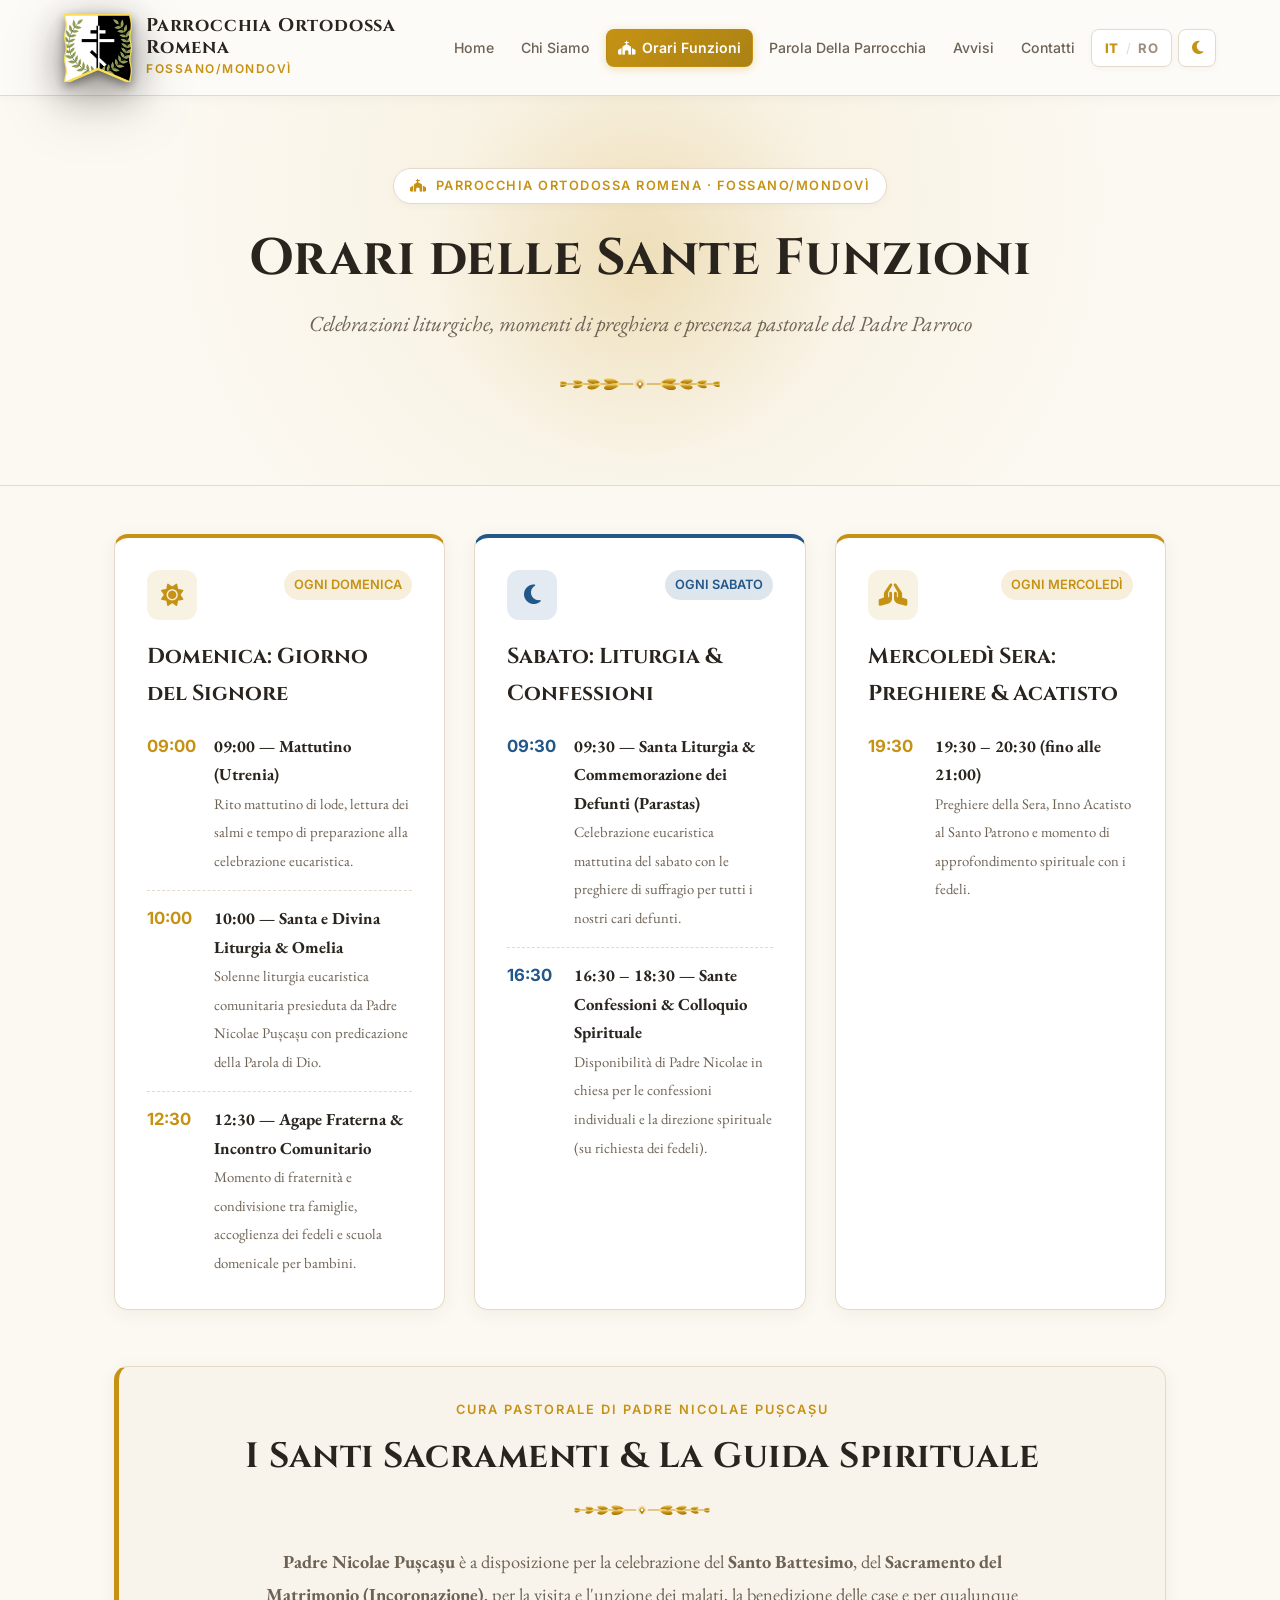
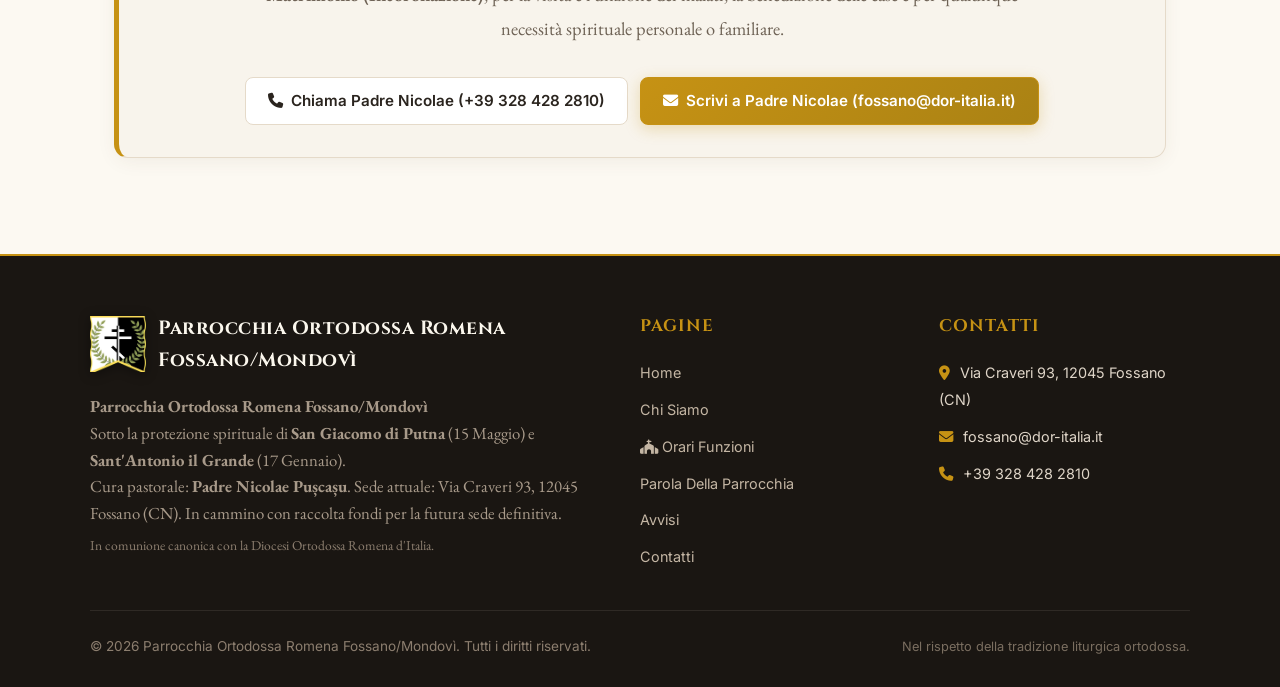
<file: orari.html>
<!DOCTYPE html>
<html lang="it">
<head>
  <meta charset="UTF-8">
  <meta name="viewport" content="width=device-width, initial-scale=1.0">
  <title data-i18n="schedule.title">Orari Funzioni | Parrocchia Ortodossa Romena Fossano/Mondovì</title>
  <link rel="icon" type="image/png" href="img/favicon.png">
  <meta name="theme-color" content="#c69214">

  <!-- Inizializzazione immediata tema e lingua Aura Sacra (previene sfarfallio e sincronizza su tutto il sito) -->
  <script>
    (function() {
      try {
        var urlTheme = new URLSearchParams(window.location.search).get('theme');
        var savedTheme = urlTheme;
        if (!savedTheme) {
          try { savedTheme = localStorage.getItem('chiesa_fossano_theme'); } catch(e) {}
        }
        if (!savedTheme) {
          try { savedTheme = sessionStorage.getItem('chiesa_fossano_theme'); } catch(e) {}
        }
        if (!savedTheme && document.cookie) {
          var m = document.cookie.match(/chiesa_fossano_theme=([^;]+)/);
          if (m) savedTheme = m[1];
        }
        var active = savedTheme || 'dawn';
        if (active === 'night') {
          document.documentElement.setAttribute('data-theme', 'night');
          var meta = document.querySelector('meta[name="theme-color"]');
          if (meta) meta.setAttribute('content', '#121214');
        } else {
          document.documentElement.removeAttribute('data-theme');
        }

        var urlLang = new URLSearchParams(window.location.search).get('lang');
        var savedLang = urlLang;
        if (!savedLang) {
          try { savedLang = localStorage.getItem('chiesa_fossano_lang'); } catch(e) {}
        }
        if (!savedLang) {
          try { savedLang = sessionStorage.getItem('chiesa_fossano_lang'); } catch(e) {}
        }
        if (!savedLang && document.cookie) {
          var lm = document.cookie.match(/chiesa_fossano_lang=([^;]+)/);
          if (lm) savedLang = lm[1];
        }
        var activeLang = (savedLang === 'ro') ? 'ro' : 'it';
        document.documentElement.setAttribute('lang', activeLang);
        document.documentElement.setAttribute('data-lang', activeLang);
      } catch (e) {}
    })();
  </script>

  <!-- FontAwesome 6 -->
  <link rel="stylesheet" href="https://cdnjs.cloudflare.com/ajax/libs/font-awesome/6.4.0/css/all.min.css">
  
  <!-- Stile del sito -->
  <link rel="stylesheet" href="css/style.css">
</head>
<body>

  <!-- ================= NAVBAR ================= -->
  <header class="header">
    <nav class="navbar">
      <a href="index.html" class="brand">
        <div class="brand-icon">
          <img src="img/favicon.png" alt="Logo Chiesa Ortodossa Fossano">
        </div>
        <div class="brand-text">
          <span class="brand-title" data-i18n="brand.title">Parrocchia Ortodossa Romena</span>
          <span class="brand-subtitle" data-i18n="brand.subtitle">Fossano/Mondovì</span>
        </div>
      </a>

      <button class="mobile-toggle" id="mobileToggle" aria-label="Menu">
        <i class="fa-solid fa-bars"></i>
      </button>

      <ul class="nav-links" id="navLinks">
        <li><a href="index.html" class="nav-link" data-i18n="nav.home">Home</a></li>
        <li><a href="chi-siamo.html" class="nav-link" data-i18n="nav.about">Chi Siamo</a></li>
        <li><a href="orari.html" class="nav-link nav-btn-highlight" data-i18n="nav.schedule"><i class="fa-solid fa-church"></i> Orari Funzioni</a></li>
        <li><a href="parola-della-parrocchia.html" class="nav-link" data-i18n="nav.priest">Parola Della Parrocchia</a></li>
        <li><a href="avvisi.html" class="nav-link" data-i18n="nav.notices">Avvisi</a></li>
        <li><a href="contatti.html" class="nav-link" data-i18n="nav.contact">Contatti</a></li>
        <li class="nav-controls-item">
          <div class="nav-controls-group">
            <button id="langToggle" class="lang-toggle-btn" type="button" aria-label="Cambia lingua / Schimbă limba" title="Italiano / Română">
              <span class="lang-opt active" data-lang="it">IT</span>
              <span class="lang-divider">/</span>
              <span class="lang-opt" data-lang="ro">RO</span>
            </button>
            <button id="themeToggle" class="theme-toggle" aria-label="Cambia tema"><i class="fa-solid fa-moon"></i></button>
          </div>
        </li>
      </ul>
    </nav>
  </header>

  <main>
    <!-- Intestazione Pagina -->
    <section class="hero-sacred">
      <div class="hero-aura"></div>
      <div class="hero-content">
        <span class="hero-badge" data-i18n="schedule.hero_badge"><i class="fa-solid fa-church"></i> Parrocchia Ortodossa Romena · Fossano/Mondovì</span>
        <h1 class="hero-title" data-i18n="schedule.hero_title">Orari delle Sante Funzioni</h1>
        <p class="hero-subtitle" data-i18n="schedule.hero_subtitle">Celebrazioni liturgiche, momenti di preghiera e presenza pastorale del Padre Parroco</p>
        <img src="img/divisore-alloro.svg" alt="Divisore" class="hero-divider">
      </div>
    </section>

    <div class="container">

      <!-- Griglia Orari Principali (Domenica, Sabato, Mercoledì) -->
      <div class="grid-3" style="margin-bottom: 3.5rem;">
        
        <!-- Domenica -->
        <div class="card-sacred" style="border-top: 4px solid var(--accent-gold);">
          <div style="display: flex; justify-content: space-between; align-items: flex-start; margin-bottom: 1.2rem;">
            <div class="card-icon" style="margin-bottom: 0;"><i class="fa-solid fa-sun"></i></div>
            <span style="font-family: var(--font-sans); font-size: 0.8rem; background-color: rgba(198, 146, 20, 0.15); color: var(--accent-gold); padding: 4px 10px; border-radius: 20px; font-weight: 600;" data-i18n="schedule.sun_badge">OGNI DOMENICA</span>
          </div>
          <h2 class="card-title" data-i18n="schedule.sun_title">Domenica: Giorno del Signore</h2>
          <ul style="list-style: none; margin-top: 1.2rem; display: flex; flex-direction: column; gap: 1rem; color: var(--text-secondary); font-size: 1.05rem;">
            <li style="display: flex; gap: 12px; align-items: baseline;">
              <strong style="color: var(--accent-gold); font-family: var(--font-sans); min-width: 55px;">09:00</strong>
              <div>
                <strong style="color: var(--text-primary); display: block;" data-i18n="schedule.sun_item1_title">09:00 — Mattutino (Utrenia)</strong>
                <span style="font-size: 0.92rem;" data-i18n="schedule.sun_item1_desc">Rito mattutino di lode, lettura dei salmi e tempo di preparazione alla celebrazione eucaristica.</span>
              </div>
            </li>
            <li style="display: flex; gap: 12px; align-items: baseline; border-top: 1px dashed var(--border-color); padding-top: 0.8rem;">
              <strong style="color: var(--accent-gold); font-family: var(--font-sans); min-width: 55px;">10:00</strong>
              <div>
                <strong style="color: var(--text-primary); display: block;" data-i18n="schedule.sun_item2_title">10:00 — Santa e Divina Liturgia & Omelia</strong>
                <span style="font-size: 0.92rem;" data-i18n="schedule.sun_item2_desc">Solenne liturgia eucaristica comunitaria presieduta da Padre Nicolae Pușcașu con predicazione della Parola di Dio.</span>
              </div>
            </li>
            <li style="display: flex; gap: 12px; align-items: baseline; border-top: 1px dashed var(--border-color); padding-top: 0.8rem;">
              <strong style="color: var(--accent-gold); font-family: var(--font-sans); min-width: 55px;">12:30</strong>
              <div>
                <strong style="color: var(--text-primary); display: block;" data-i18n="schedule.sun_item3_title">12:30 — Agape Fraterna & Incontro Comunitario</strong>
                <span style="font-size: 0.92rem;" data-i18n="schedule.sun_item3_desc">Momento di fraternità e condivisione tra famiglie, accoglienza dei fedeli e scuola domenicale per bambini.</span>
              </div>
            </li>
          </ul>
        </div>

        <!-- Sabato -->
        <div class="card-sacred" style="border-top: 4px solid var(--accent-blue);">
          <div style="display: flex; justify-content: space-between; align-items: flex-start; margin-bottom: 1.2rem;">
            <div class="card-icon" style="margin-bottom: 0; background-color: rgba(35, 87, 137, 0.12); color: var(--accent-blue);"><i class="fa-solid fa-moon"></i></div>
            <span style="font-family: var(--font-sans); font-size: 0.8rem; background-color: rgba(35, 87, 137, 0.15); color: var(--accent-blue); padding: 4px 10px; border-radius: 20px; font-weight: 600;" data-i18n="schedule.sat_badge">OGNI SABATO</span>
          </div>
          <h2 class="card-title" data-i18n="schedule.sat_title">Sabato: Liturgia & Confessioni</h2>
          <ul style="list-style: none; margin-top: 1.2rem; display: flex; flex-direction: column; gap: 1rem; color: var(--text-secondary); font-size: 1.05rem;">
            <li style="display: flex; gap: 12px; align-items: baseline;">
              <strong style="color: var(--accent-blue); font-family: var(--font-sans); min-width: 55px;">09:30</strong>
              <div>
                <strong style="color: var(--text-primary); display: block;" data-i18n="schedule.sat_morning_title">09:30 — Santa Liturgia & Commemorazione dei Defunti (Parastas)</strong>
                <span style="font-size: 0.92rem;" data-i18n="schedule.sat_morning_desc">Celebrazione eucaristica mattutina del sabato con le preghiere di suffragio per tutti i nostri cari defunti.</span>
              </div>
            </li>
            <li style="display: flex; gap: 12px; align-items: baseline; border-top: 1px dashed var(--border-color); padding-top: 0.8rem;">
              <strong style="color: var(--accent-blue); font-family: var(--font-sans); min-width: 55px;">16:30</strong>
              <div>
                <strong style="color: var(--text-primary); display: block;" data-i18n="schedule.sat_afternoon_title">16:30 – 18:30 — Sante Confessioni & Colloquio Spirituale</strong>
                <span style="font-size: 0.92rem;" data-i18n="schedule.sat_afternoon_desc">Disponibilità di Padre Nicolae in chiesa per le confessioni individuali e la direzione spirituale (su richiesta dei fedeli).</span>
              </div>
            </li>
          </ul>
        </div>

        <!-- Mercoledì -->
        <div class="card-sacred" style="border-top: 4px solid var(--accent-gold);">
          <div style="display: flex; justify-content: space-between; align-items: flex-start; margin-bottom: 1.2rem;">
            <div class="card-icon" style="margin-bottom: 0; background-color: rgba(198, 146, 20, 0.12); color: var(--accent-gold);"><i class="fa-solid fa-hands-praying"></i></div>
            <span style="font-family: var(--font-sans); font-size: 0.8rem; background-color: rgba(198, 146, 20, 0.15); color: var(--accent-gold); padding: 4px 10px; border-radius: 20px; font-weight: 600;" data-i18n="schedule.wed_badge">OGNI MERCOLEDÌ</span>
          </div>
          <h2 class="card-title" data-i18n="schedule.wed_title">Mercoledì Sera: Preghiere & Acatisto</h2>
          <ul style="list-style: none; margin-top: 1.2rem; display: flex; flex-direction: column; gap: 1rem; color: var(--text-secondary); font-size: 1.05rem;">
            <li style="display: flex; gap: 12px; align-items: baseline;">
              <strong style="color: var(--accent-gold); font-family: var(--font-sans); min-width: 55px;">19:30</strong>
              <div>
                <strong style="color: var(--text-primary); display: block;" data-i18n="schedule.wed_item1_title">19:30 – 20:30 (fino alle 21:00)</strong>
                <span style="font-size: 0.92rem;" data-i18n="schedule.wed_item1_desc">Preghiere della Sera, Inno Acatisto al Santo Patrono e momento di approfondimento spirituale con i fedeli.</span>
              </div>
            </li>
          </ul>
        </div>

      </div>

      <!-- Servizi Pastorali e Sacramenti con il Parroco -->
      <div class="card-sacred" style="background-color: var(--bg-card-alt); margin-bottom: 3rem; border-left: 5px solid var(--accent-gold);">
        <div class="section-header" style="margin-bottom: 1.5rem;">
          <span class="section-tag" data-i18n="schedule.pastoral_tag">Cura Pastorale di Padre Nicolae Pușcașu</span>
          <h2 class="section-title" data-i18n="schedule.pastoral_title">I Santi Sacramenti & La Guida Spirituale</h2>
          <img src="img/divisore-alloro.svg" alt="Divisore" class="section-divider">
        </div>
        <p style="text-align: center; max-width: 780px; margin: 0 auto 2rem; color: var(--text-secondary); font-size: 1.15rem; line-height: 1.8;" data-i18n="schedule.pastoral_text">
          <strong>Padre Nicolae Pușcașu</strong> è a disposizione per la celebrazione del <strong>Santo Battesimo</strong>, del <strong>Sacramento del Matrimonio (Incoronazione)</strong>, 
          per la visita e l'unzione dei malati, la benedizione delle case e per qualunque necessità spirituale personale o familiare.
        </p>
        <div style="display: flex; gap: 12px; justify-content: center; flex-wrap: wrap;">
          <a href="tel:+393284282810" class="btn btn-secondary" data-i18n="schedule.pastoral_phone_btn">
            <i class="fa-solid fa-phone"></i> Chiama Padre Nicolae (+39 328 428 2810)
          </a>
          <a href="contatti.html" class="btn btn-primary" data-i18n="schedule.pastoral_btn">
            <i class="fa-solid fa-envelope"></i> Scrivi a Padre Nicolae (fossano@dor-italia.it)
          </a>
        </div>
      </div>

    </div>
  </main>

  <!-- ================= FOOTER ================= -->
  <footer class="footer-sacred">
    <div class="footer-container">
      <div>
        <div class="footer-brand">
          <img src="img/favicon.png" alt="Logo Chiesa Ortodossa Fossano">
          <span data-i18n="footer.brand">Parrocchia Ortodossa Romena Fossano/Mondovì</span>
        </div>
        <p class="footer-text" data-i18n="footer.desc">
          <strong>Parrocchia Ortodossa Romena Fossano/Mondovì</strong><br>
          Sotto la protezione spirituale di <strong>San Giacomo di Putna</strong> (15 Maggio) e <strong>Sant'Antonio il Grande</strong> (17 Gennaio).<br>
          Cura pastorale: <strong>Padre Nicolae Pușcașu</strong>. Sede attuale: Via Craveri 93, 12045 Fossano (CN). In cammino con raccolta fondi per la futura sede definitiva.
        </p>
        <p class="footer-text" style="font-size: 0.85rem; margin-top: 0.5rem; color: #8c7e6f;" data-i18n="footer.canonical">
          In comunione canonica con la Diocesi Ortodossa Romena d'Italia.
        </p>
      </div>

      <div>
        <h4 class="footer-heading" data-i18n="footer.heading_pages">Pagine</h4>
        <ul class="footer-links">
          <li><a href="index.html" data-i18n="nav.home">Home</a></li>
          <li><a href="chi-siamo.html" data-i18n="nav.about">Chi Siamo</a></li>
          <li><a href="orari.html" data-i18n="nav.schedule">Orari Funzioni</a></li>
          <li><a href="parola-della-parrocchia.html" data-i18n="nav.priest">Parola Della Parrocchia</a></li>
          <li><a href="avvisi.html" data-i18n="nav.notices">Avvisi Parrocchiali</a></li>
          <li><a href="contatti.html" data-i18n="nav.contact">Dove Siamo & Contatti</a></li>
        </ul>
      </div>

      <div>
        <h4 class="footer-heading" data-i18n="footer.heading_contact">Contatti</h4>
        <ul class="footer-links">
          <li data-i18n="footer.address"><a href="https://www.google.com/maps/search/?api=1&query=Via+Craveri+93+12045+Fossano+CN" target="_blank" rel="noopener" style="color: inherit; text-decoration: none;" title="Apri su Google Maps"><i class="fa-solid fa-location-dot" style="color: var(--accent-gold); margin-right: 6px;"></i> Via Craveri 93, Fossano</a></li>
          <li><a href="mailto:fossano@dor-italia.it" style="color: inherit; text-decoration: none;" title="Invia una email"><i class="fa-solid fa-envelope" style="color: var(--accent-gold); margin-right: 6px;"></i> fossano@dor-italia.it</a></li>
          <li><a href="tel:+393284282810" style="color: inherit; text-decoration: none;" title="Chiama direttamente"><i class="fa-solid fa-phone" style="color: var(--accent-gold); margin-right: 6px;"></i> +39 328 428 2810</a></li>
        </ul>
      </div>
    </div>

    <div class="footer-bottom">
      <p data-i18n="footer.rights">© <span id="year"></span> Parrocchia Ortodossa Romena Fossano/Mondovì. Tutti i diritti riservati.</p>
      <p style="font-size: 0.8rem; color: #7a6e60;" data-i18n="footer.tradition">Nel rispetto della tradizione liturgica ortodossa.</p>
    </div>
  </footer>

  <script src="js/translations.js"></script>
  <script src="js/script.js"></script>
</body>
</html>
</file>
<file: css/style.css>
@import url('https://fonts.googleapis.com/css2?family=Cinzel:wght@400;600;700;900&family=EB+Garamond:ital,wght@0,400;0,500;0,600;0,700;1,400;1,600&family=Inter:wght@300;400;500;600&display=swap');

:root {
  /* Aura Sacra Palette: Tonalità Pergamenata e Oro Sacro */
  --bg-primary: #fcf9f2;
  --bg-secondary: #f4eee1;
  --bg-card: #ffffff;
  --bg-card-alt: #f8f4ec;
  --bg-parchment: #fdfbf7;
  
  --text-primary: #2a241e;
  --text-secondary: #6e6255;
  --text-muted: #9c8e80;
  
  --border-color: #e5dac9;
  --border-subtle: rgba(198, 146, 20, 0.2);
  
  --accent-gold: #c69214;
  --accent-gold-light: #dfa929;
  --accent-gold-glow: rgba(198, 146, 20, 0.28);
  --accent-vermilion: #b93b2c;
  --accent-blue: #235789;
  
  --font-serif: 'EB Garamond', Georgia, serif;
  --font-display: 'Cinzel', serif;
  --font-sans: 'Inter', system-ui, sans-serif;
  
  --card-shadow: 0 4px 20px -2px rgba(90, 70, 40, 0.08);
  --card-shadow-hover: 0 10px 28px -4px rgba(198, 146, 20, 0.22);
}

/* Aura Sacra Tema Notte / Vespro (Liturgico Notturno) */
[data-theme="night"] {
  --bg-primary: #121214;
  --bg-secondary: #0c0c0e;
  --bg-card: #18181c;
  --bg-card-alt: #1f1f25;
  --bg-parchment: #151519;
  
  --text-primary: #eedfc7;
  --text-secondary: #baaa93;
  --text-muted: #7d705e;
  
  --border-color: #2e2c34;
  --border-subtle: rgba(212, 163, 75, 0.2);
  
  --accent-gold: #d4a34b;
  --accent-gold-light: #f3c267;
  --accent-gold-glow: rgba(212, 163, 75, 0.28);
  --accent-vermilion: #c94a3e;
  --accent-blue: #5b92e5;
  
  --card-shadow: 0 8px 32px rgba(0, 0, 0, 0.55);
  --card-shadow-hover: 0 12px 36px rgba(212, 163, 75, 0.3);
}

[data-theme="night"] .header {
  background-color: rgba(18, 18, 20, 0.95);
  border-bottom: 1px solid rgba(212, 163, 75, 0.3);
}

[data-theme="night"] .footer-sacred {
  background-color: #0a0908;
  border-top-color: var(--accent-gold);
}

[data-theme="night"] .brand-icon img {
  filter: drop-shadow(0 6px 12px rgba(0, 0, 0, 0.7)) 
          drop-shadow(0 10px 24px rgba(212, 163, 75, 0.45));
}

[data-theme="night"] .brand:hover .brand-icon img {
  filter: drop-shadow(0 8px 16px rgba(0, 0, 0, 0.85)) 
          drop-shadow(0 14px 30px rgba(212, 163, 75, 0.8)) 
          drop-shadow(0 4px 18px rgba(255, 217, 102, 0.65));
}

[data-theme="night"] .footer-brand img {
  filter: drop-shadow(0 4px 10px rgba(0, 0, 0, 0.7)) 
          drop-shadow(0 6px 16px rgba(212, 163, 75, 0.4));
}

/* Reset base */
* {
  margin: 0;
  padding: 0;
  box-sizing: border-box;
}

html {
  scroll-behavior: smooth;
  font-size: 16px;
}

body {
  font-family: var(--font-serif);
  background-color: var(--bg-primary);
  color: var(--text-primary);
  line-height: 1.7;
  min-height: 100vh;
  display: flex;
  flex-direction: column;
  transition: background-color 0.25s ease, color 0.25s ease;
}

/* =========================================================
   NAVBAR & HEADER (Stile Aura Sacra)
   ========================================================= */
.header {
  position: sticky;
  top: 0;
  background-color: rgba(253, 251, 247, 0.95);
  backdrop-filter: blur(10px);
  -webkit-backdrop-filter: blur(10px);
  border-bottom: 1px solid var(--border-color);
  z-index: 1000;
  transition: all 0.3s ease;
  box-shadow: 0 2px 12px rgba(42, 36, 30, 0.04);
}

.navbar {
  max-width: 1200px;
  margin: 0 auto;
  display: flex;
  justify-content: space-between;
  align-items: center;
  padding: 0.85rem 1.5rem;
}

/* Logo + Titolo Parrocchia */
.brand {
  display: flex;
  align-items: center;
  gap: 14px;
  text-decoration: none;
  color: var(--text-primary);
}

/* Logo Stendardo Reale (Grande e Dettagliato) */
.brand-icon {
  display: flex;
  align-items: center;
  justify-content: center;
  flex-shrink: 0;
}

.brand-icon img {
  height: 68px;
  width: auto;
  max-width: none;
  object-fit: contain;
  /* Ombra marcata, intensa e ben visibile su sfondo chiaro */
  filter: drop-shadow(0 4px 5px rgba(20, 15, 10, 0.42)) 
          drop-shadow(0 10px 18px rgba(20, 15, 10, 0.36)) 
          drop-shadow(0 18px 28px rgba(20, 15, 10, 0.22));
  transition: transform 0.25s cubic-bezier(0.34, 1.56, 0.64, 1), filter 0.25s ease;
}

.brand:hover .brand-icon img {
  transform: translateY(-2px) scale(1.05);
  filter: drop-shadow(0 6px 8px rgba(20, 15, 10, 0.52)) 
          drop-shadow(0 14px 24px rgba(20, 15, 10, 0.44)) 
          drop-shadow(0 22px 34px rgba(20, 15, 10, 0.28));
}

.brand-text {
  display: flex;
  flex-direction: column;
}

.brand-title {
  font-family: var(--font-display);
  font-size: 1.15rem;
  font-weight: 700;
  letter-spacing: 0.8px;
  color: var(--text-primary);
  line-height: 1.2;
}

.brand-subtitle {
  font-family: var(--font-sans);
  font-size: 0.75rem;
  text-transform: uppercase;
  letter-spacing: 1.5px;
  color: var(--accent-gold);
  font-weight: 600;
}

/* Link di Navigazione Desktop */
.nav-links {
  display: flex;
  align-items: center;
  gap: 5px;
  list-style: none;
  flex-wrap: nowrap;
}

.nav-link {
  font-family: var(--font-sans);
  font-size: 0.88rem;
  font-weight: 500;
  color: var(--text-secondary);
  text-decoration: none;
  padding: 6px 11px;
  border-radius: 8px;
  transition: all 0.2s ease;
  position: relative;
  white-space: nowrap;
  display: inline-flex;
  align-items: center;
  justify-content: center;
  gap: 6px;
  height: 38px;
  box-sizing: border-box;
}

.nav-link:hover {
  color: var(--accent-gold);
  background-color: rgba(198, 146, 20, 0.08);
}

.nav-link.active {
  color: var(--accent-gold);
  background-color: rgba(198, 146, 20, 0.12);
  font-weight: 600;
  border: 1px solid rgba(198, 146, 20, 0.35);
}

/* Pulsante Risalto Liturgie */
.nav-btn-highlight {
  background: linear-gradient(135deg, var(--accent-gold) 0%, #aa8214 100%);
  color: #ffffff !important;
  font-weight: 600;
  box-shadow: 0 2px 8px var(--accent-gold-glow);
  border: 1px solid var(--accent-gold);
  white-space: nowrap;
}

.nav-btn-highlight:hover {
  background: linear-gradient(135deg, var(--accent-gold-light) 0%, var(--accent-gold) 100%);
  transform: translateY(-1px);
  box-shadow: 0 4px 12px var(--accent-gold-glow);
  color: #ffffff !important;
}

/* Mobile Toggle Hamburger */
.mobile-toggle {
  display: none;
  background: none;
  border: none;
  cursor: pointer;
  font-size: 1.4rem;
  color: var(--text-primary);
  padding: 6px;
}

/* =========================================================
   STRUTTURA CONTENUTI & HERO
   ========================================================= */
main {
  flex: 1;
}

.container {
  max-width: 1100px;
  margin: 0 auto;
  padding: 3rem 1.5rem;
}

/* Hero Section */
.hero-sacred {
  position: relative;
  text-align: center;
  padding: 4.5rem 1.5rem 3.5rem;
  background: radial-gradient(circle at 50% 25%, rgba(198, 146, 20, 0.1) 0%, rgba(252, 249, 242, 0) 70%);
  border-bottom: 1px solid var(--border-color);
  overflow: hidden;
}

.hero-aura {
  position: absolute;
  top: -60px;
  left: 50%;
  transform: translateX(-50%);
  width: 450px;
  height: 450px;
  background: radial-gradient(circle, rgba(198, 146, 20, 0.18) 0%, rgba(198, 146, 20, 0) 65%);
  z-index: 0;
  pointer-events: none;
}

.hero-content {
  position: relative;
  z-index: 1;
  max-width: 800px;
  margin: 0 auto;
}

.hero-badge {
  display: inline-flex;
  align-items: center;
  gap: 8px;
  background-color: var(--bg-card);
  border: 1px solid var(--border-color);
  padding: 6px 16px;
  border-radius: 20px;
  font-family: var(--font-sans);
  font-size: 0.8rem;
  font-weight: 600;
  text-transform: uppercase;
  letter-spacing: 1.5px;
  color: var(--accent-gold);
  margin-bottom: 1.5rem;
  box-shadow: 0 2px 8px rgba(0,0,0,0.03);
}

.hero-title {
  font-family: var(--font-display);
  font-size: clamp(2rem, 4.5vw, 3.2rem);
  font-weight: 700;
  color: var(--text-primary);
  line-height: 1.2;
  margin-bottom: 1rem;
  letter-spacing: 0.5px;
}

.hero-subtitle {
  font-size: 1.35rem;
  font-style: italic;
  color: var(--text-secondary);
  margin-bottom: 1.8rem;
}

.hero-divider {
  max-width: 260px;
  width: 100%;
  height: auto;
  margin: 1.2rem auto 2rem;
  display: block;
}

.hero-buttons {
  display: flex;
  gap: 1rem;
  justify-content: center;
  flex-wrap: wrap;
}

/* Pulsanti Generici */
.btn {
  display: inline-flex;
  align-items: center;
  gap: 8px;
  font-family: var(--font-sans);
  font-size: 0.95rem;
  font-weight: 600;
  padding: 10px 22px;
  border-radius: 8px;
  text-decoration: none;
  transition: all 0.25s ease;
  cursor: pointer;
}

.btn-primary {
  background: linear-gradient(135deg, var(--accent-gold) 0%, #aa8214 100%);
  color: #ffffff;
  box-shadow: 0 4px 15px var(--accent-gold-glow);
  border: 1px solid var(--accent-gold);
}

.btn-primary:hover {
  background: linear-gradient(135deg, var(--accent-gold-light) 0%, var(--accent-gold) 100%);
  transform: translateY(-2px);
  box-shadow: 0 6px 18px var(--accent-gold-glow);
}

.btn-secondary {
  background-color: var(--bg-card);
  color: var(--text-primary);
  border: 1px solid var(--border-color);
}

.btn-secondary:hover {
  border-color: var(--accent-gold);
  color: var(--accent-gold);
  background-color: var(--bg-card-alt);
}

/* =========================================================
   SCHEDE & CARD SACRE
   ========================================================= */
.card-sacred {
  background-color: var(--bg-card);
  border: 1px solid var(--border-color);
  border-radius: 14px;
  padding: 2rem;
  box-shadow: var(--card-shadow);
  transition: all 0.3s ease;
  position: relative;
}

.card-sacred:hover {
  transform: translateY(-3px);
  box-shadow: var(--card-shadow-hover);
  border-color: rgba(198, 146, 20, 0.4);
}

.grid-2 {
  display: grid;
  grid-template-columns: repeat(2, 1fr);
  gap: 2rem;
}

.grid-3 {
  display: grid;
  grid-template-columns: repeat(auto-fit, minmax(280px, 1fr));
  gap: 1.8rem;
}

.card-icon {
  width: 50px;
  height: 50px;
  border-radius: 12px;
  background-color: rgba(198, 146, 20, 0.12);
  color: var(--accent-gold);
  display: flex;
  align-items: center;
  justify-content: center;
  font-size: 1.4rem;
  margin-bottom: 1.2rem;
}

.card-title {
  font-family: var(--font-display);
  font-size: 1.35rem;
  color: var(--text-primary);
  margin-bottom: 0.8rem;
}

/* Intestazioni di Sezione */
.section-header {
  text-align: center;
  margin-bottom: 2.8rem;
}

.section-tag {
  font-family: var(--font-sans);
  font-size: 0.8rem;
  text-transform: uppercase;
  letter-spacing: 2px;
  color: var(--accent-gold);
  font-weight: 600;
  display: block;
  margin-bottom: 0.4rem;
}

.section-title {
  font-family: var(--font-display);
  font-size: 2.2rem;
  color: var(--text-primary);
  letter-spacing: 0.5px;
}

.section-divider {
  max-width: 220px;
  width: 100%;
  height: auto;
  margin: 0.8rem auto 0;
  display: block;
}

/* Banner Versetto Sacro */
.scripture-banner {
  background-color: var(--bg-secondary);
  border-left: 4px solid var(--accent-gold);
  border-radius: 0 12px 12px 0;
  padding: 1.6rem 2rem;
  margin: 3rem 0;
  font-style: italic;
  font-size: 1.25rem;
  color: var(--text-secondary);
  box-shadow: 0 2px 10px rgba(0,0,0,0.02);
}

.scripture-ref {
  display: block;
  font-style: normal;
  font-family: var(--font-sans);
  font-size: 0.85rem;
  font-weight: 600;
  color: var(--accent-gold);
  margin-top: 0.6rem;
  text-transform: uppercase;
  letter-spacing: 1px;
}

/* =========================================================
   FOOTER (Stile Solenne)
   ========================================================= */
.footer-sacred {
  background-color: #1a1612;
  color: #dfd5c8;
  padding: 3.5rem 1.5rem 1.8rem;
  border-top: 2px solid var(--accent-gold);
  margin-top: auto;
}

.footer-container {
  max-width: 1100px;
  margin: 0 auto;
  display: grid;
  grid-template-columns: 2fr 1fr 1fr;
  gap: 3rem;
  margin-bottom: 2.5rem;
}

.footer-brand {
  display: flex;
  align-items: center;
  gap: 12px;
  margin-bottom: 1rem;
}

.footer-brand img {
  height: 56px;
  width: auto;
  object-fit: contain;
  filter: drop-shadow(0 2px 6px rgba(0, 0, 0, 0.4));
  transition: transform 0.25s ease;
}

.footer-brand span {
  font-family: var(--font-display);
  font-size: 1.2rem;
  font-weight: 700;
  color: #fbf7ed;
  letter-spacing: 0.5px;
}

.footer-text {
  font-size: 1.05rem;
  color: #a89a8a;
  line-height: 1.6;
}

.footer-heading {
  font-family: var(--font-display);
  font-size: 1.05rem;
  color: var(--accent-gold);
  margin-bottom: 1.2rem;
  letter-spacing: 1px;
  text-transform: uppercase;
}

.footer-links {
  list-style: none;
  display: flex;
  flex-direction: column;
  gap: 0.6rem;
}

.footer-links a {
  font-family: var(--font-sans);
  font-size: 0.9rem;
  color: #c4b6a4;
  text-decoration: none;
  transition: color 0.2s ease;
}

.footer-links a:hover {
  color: var(--accent-gold);
}

.footer-bottom {
  max-width: 1100px;
  margin: 0 auto;
  padding-top: 1.5rem;
  border-top: 1px solid rgba(229, 218, 201, 0.1);
  display: flex;
  justify-content: space-between;
  align-items: center;
  font-family: var(--font-sans);
  font-size: 0.85rem;
  color: #8c7e6f;
  flex-wrap: wrap;
  gap: 1rem;
}

/* =========================================================
   RESPONSIVE DESIGN (100% Mobile Friendly)
   ========================================================= */
@media (max-width: 1080px) {
  .navbar {
    padding: 0.75rem 1rem;
  }

  .brand {
    gap: 10px;
  }

  .brand-icon img {
    height: 52px;
  }

  .brand-title {
    font-size: clamp(0.95rem, 3.6vw, 1.15rem);
  }

  .brand-subtitle {
    font-size: clamp(0.65rem, 2.5vw, 0.75rem);
    letter-spacing: 0.8px;
  }

  .nav-links {
    display: none;
    position: absolute;
    top: 100%;
    left: 0;
    right: 0;
    background-color: var(--bg-parchment);
    flex-direction: column;
    padding: 1.2rem 1rem;
    border-bottom: 2px solid var(--accent-gold);
    box-shadow: 0 12px 28px rgba(0,0,0,0.15);
    gap: 8px;
    max-height: calc(100vh - 70px);
    overflow-y: auto;
  }

  .nav-links.open {
    display: flex;
    animation: slideDownMenu 0.25s ease-out;
  }

  @keyframes slideDownMenu {
    from { opacity: 0; transform: translateY(-8px); }
    to { opacity: 1; transform: translateY(0); }
  }

  .nav-links li {
    width: 100%;
  }

  .nav-link {
    width: 100%;
    display: flex;
    align-items: center;
    justify-content: flex-start;
    padding: 11px 16px;
    font-size: 1rem;
    border-radius: 8px;
    height: auto;
    min-height: 44px;
    white-space: normal;
  }

  .nav-controls-group {
    display: flex;
    gap: 10px;
    width: 100%;
    margin-top: 6px;
  }

  .nav-controls-group .lang-toggle-btn,
  .nav-controls-group .theme-toggle {
    flex: 1;
    height: 42px;
    border-radius: 8px;
    justify-content: center;
  }

  .nav-links .theme-toggle,
  .nav-links .lang-toggle-btn {
    width: 100%;
    border-radius: 8px;
    height: 42px;
    margin-top: 4px;
    justify-content: center;
    gap: 8px;
  }

  .mobile-toggle {
    display: flex;
    align-items: center;
    justify-content: center;
    width: 42px;
    height: 42px;
    border-radius: 8px;
    border: 1px solid var(--border-color);
    background: var(--bg-card);
    color: var(--text-primary);
  }

  .footer-container {
    grid-template-columns: 1fr;
    gap: 2rem;
  }
}

@media (max-width: 768px) {
  .hero-sacred {
    padding: 3rem 1rem 2.2rem;
  }

  .hero-title {
    font-size: clamp(1.7rem, 7vw, 2.3rem);
  }

  .hero-subtitle {
    font-size: 1.15rem;
  }

  .hero-buttons {
    flex-direction: column;
    width: 100%;
  }

  .hero-buttons .btn {
    width: 100%;
    justify-content: center;
  }

  .grid-2, .grid-3 {
    grid-template-columns: 1fr !important;
    gap: 1.2rem;
  }

  .card-sacred {
    padding: 1.4rem 1.1rem;
  }

  .container {
    padding: 2rem 1rem;
  }

  .scripture-banner {
    padding: 1.2rem 1.2rem;
    font-size: 1.1rem;
  }

  .section-title {
    font-size: 1.8rem;
  }

  .troparion-card {
    padding: 1.8rem 1.2rem;
  }

  .troparion-text {
    font-size: 1.1rem;
  }
}

/* =========================================================
   COMPONENTI INTERATTIVI AURA SACRA
   ========================================================= */

/* Pulsante Cambio Tema (Dawn / Night) */
.theme-toggle {
  background: var(--bg-card);
  border: 1px solid var(--border-color);
  color: var(--accent-gold);
  width: 38px;
  height: 38px;
  border-radius: 8px;
  display: inline-flex;
  align-items: center;
  justify-content: center;
  cursor: pointer;
  transition: all 0.25s ease;
  font-size: 0.95rem;
  box-shadow: 0 2px 6px rgba(0, 0, 0, 0.04);
}

.theme-toggle:hover {
  border-color: var(--accent-gold);
  color: var(--accent-gold);
  box-shadow: 0 4px 12px var(--accent-gold-glow);
}

.theme-toggle:active {
  transform: scale(0.96);
}

/* Selettore Lingua IT / RO in stile Aura Sacra */
.lang-toggle-btn {
  background: var(--bg-card);
  border: 1px solid var(--border-color);
  color: var(--text-secondary);
  height: 38px;
  padding: 0 10px;
  border-radius: 8px;
  display: inline-flex;
  align-items: center;
  justify-content: center;
  gap: 4px;
  cursor: pointer;
  transition: all 0.25s ease;
  font-family: var(--font-sans);
  font-size: 0.82rem;
  font-weight: 700;
  letter-spacing: 0.5px;
  box-shadow: 0 2px 6px rgba(0, 0, 0, 0.04);
  user-select: none;
}

.lang-toggle-btn:hover {
  border-color: var(--accent-gold);
  box-shadow: 0 4px 12px var(--accent-gold-glow);
}

.lang-toggle-btn .lang-opt {
  color: var(--text-muted);
  transition: color 0.2s ease, font-weight 0.2s ease;
  padding: 2px 3px;
  border-radius: 4px;
}

.lang-toggle-btn .lang-opt.active {
  color: var(--accent-gold);
  font-weight: 800;
}

.lang-toggle-btn .lang-divider {
  color: var(--border-color);
  font-weight: 400;
  user-select: none;
}

.nav-controls-group {
  display: inline-flex;
  align-items: center;
  gap: 6px;
}

/* Floating Button "Torna Su" */
.scroll-top-btn {
  position: fixed;
  bottom: 24px;
  right: 24px;
  width: 44px;
  height: 44px;
  border-radius: 50%;
  background: linear-gradient(135deg, var(--accent-gold) 0%, #aa8214 100%);
  color: #ffffff;
  border: 1px solid var(--accent-gold-light);
  box-shadow: 0 4px 16px var(--accent-gold-glow);
  display: flex;
  align-items: center;
  justify-content: center;
  cursor: pointer;
  opacity: 0;
  visibility: hidden;
  transform: translateY(20px);
  transition: all 0.3s cubic-bezier(0.4, 0, 0.2, 1);
  z-index: 999;
}

.scroll-top-btn.visible {
  opacity: 1;
  visibility: visible;
  transform: translateY(0);
}

.scroll-top-btn:hover {
  transform: translateY(-3px) scale(1.08);
  box-shadow: 0 6px 22px var(--accent-gold-glow);
}

/* Badge Prossima Liturgia */
.next-liturgy-badge {
  display: inline-flex;
  align-items: center;
  gap: 10px;
  background-color: var(--bg-card);
  border: 1px solid var(--border-color);
  padding: 8px 18px;
  border-radius: 30px;
  font-family: var(--font-sans);
  font-size: 0.9rem;
  color: var(--text-primary);
  margin-top: 1.2rem;
  box-shadow: var(--card-shadow);
}

.next-liturgy-badge .pulse-dot {
  width: 8px;
  height: 8px;
  border-radius: 50%;
  background-color: #22c55e;
  box-shadow: 0 0 8px #22c55e;
  animation: pulseDot 2s infinite;
}

@keyframes pulseDot {
  0%, 100% { opacity: 1; transform: scale(1); }
  50% { opacity: 0.4; transform: scale(0.85); }
}

/* Scheda Tropario / Preghiera Solenne */
.troparion-card {
  background-color: var(--bg-card);
  border: 2px solid rgba(198, 146, 20, 0.35);
  border-radius: 16px;
  padding: 2.4rem 2rem;
  position: relative;
  box-shadow: var(--card-shadow);
  margin: 3.5rem auto;
  max-width: 850px;
  text-align: center;
}

.troparion-card::before {
  content: "☦";
  position: absolute;
  top: -16px;
  left: 50%;
  transform: translateX(-50%);
  background-color: var(--bg-card);
  padding: 0 16px;
  color: var(--accent-gold);
  font-size: 1.4rem;
  font-weight: bold;
}

.troparion-title {
  font-family: var(--font-display);
  font-size: 1.4rem;
  color: var(--accent-gold);
  margin-bottom: 0.5rem;
}

.troparion-subtitle {
  font-family: var(--font-sans);
  font-size: 0.85rem;
  color: var(--text-muted);
  text-transform: uppercase;
  letter-spacing: 1.5px;
  margin-bottom: 1.5rem;
}

.troparion-text {
  font-size: 1.25rem;
  font-style: italic;
  color: var(--text-secondary);
  line-height: 1.8;
  max-width: 720px;
  margin: 0 auto;
}

/* Griglia Galleria Icone e Luogo Sacro (Disposta a due a due: 2 colonne) */
.gallery-grid {
  display: grid;
  grid-template-columns: repeat(2, 1fr);
  gap: 2.2rem;
  margin-top: 2rem;
}

@media (max-width: 768px) {
  .gallery-grid {
    grid-template-columns: repeat(2, 1fr);
    gap: 1.4rem;
  }
}

@media (max-width: 600px) {
  .gallery-grid {
    grid-template-columns: 1fr;
    gap: 1.4rem;
  }
}

.gallery-card {
  background-color: var(--bg-card);
  border: 1px solid var(--border-color);
  border-radius: 14px;
  overflow: hidden;
  box-shadow: var(--card-shadow);
  transition: all 0.3s ease;
  display: flex;
  flex-direction: column;
  height: 100%;
}

.gallery-card:hover {
  transform: translateY(-4px);
  border-color: var(--accent-gold);
  box-shadow: var(--card-shadow-hover);
}

.gallery-img-container {
  height: 320px;
  background: radial-gradient(circle, rgba(198, 146, 20, 0.12) 0%, var(--bg-card-alt) 80%);
  display: flex;
  align-items: center;
  justify-content: center;
  position: relative;
  overflow: hidden;
  border-bottom: 1px solid var(--border-color);
}

@media (max-width: 768px) {
  .gallery-img-container {
    height: 270px;
  }
}

@media (max-width: 600px) {
  .gallery-img-container {
    height: 240px;
  }
}

.gallery-img-container i {
  font-size: 3.5rem;
  color: var(--accent-gold);
  opacity: 0.7;
  transition: transform 0.3s ease, opacity 0.3s ease;
}

.gallery-card:hover .gallery-img-container i {
  transform: scale(1.1);
  opacity: 1;
}

.gallery-img-container img {
  width: 100%;
  height: 100%;
  object-fit: cover;
  object-position: top center;
  transition: transform 0.4s ease;
  display: block;
}

.gallery-card:hover .gallery-img-container img {
  transform: scale(1.05);
}

/* Ritratti Iconografici dei Santi Patroni */
.patron-icon-frame {
  width: 160px;
  height: 225px;
  margin: 0 auto 1.4rem;
  border-radius: 12px;
  overflow: hidden;
  border: 3px solid var(--accent-gold);
  box-shadow: 0 6px 20px rgba(0, 0, 0, 0.22);
  background-color: var(--bg-card-alt);
  position: relative;
  transition: transform 0.3s ease, box-shadow 0.3s ease;
}

.patron-icon-frame:hover {
  transform: translateY(-3px) scale(1.02);
  box-shadow: 0 10px 25px rgba(198, 146, 20, 0.35);
}

.patron-icon-frame img {
  width: 100%;
  height: 100%;
  object-fit: cover;
  object-position: top center;
  display: block;
}

.gallery-caption {
  padding: 1.4rem;
  flex: 1;
  display: flex;
  flex-direction: column;
  justify-content: space-between;
}

.gallery-caption h3 {
  font-family: var(--font-display);
  font-size: 1.2rem;
  color: var(--text-primary);
  margin-bottom: 0.5rem;
}

.gallery-caption p {
  color: var(--text-secondary);
  font-size: 0.95rem;
  line-height: 1.5;
}

/* =========================================================
   PAROLA DELLA PARROCCHIA & BLOG PASTORALE
   ========================================================= */
.priest-header-actions {
  display: flex;
  justify-content: space-between;
  align-items: center;
  flex-wrap: wrap;
  gap: 1rem;
  margin-bottom: 2rem;
}

.filter-pills {
  display: flex;
  gap: 8px;
  flex-wrap: wrap;
}

.filter-btn {
  background: var(--bg-card);
  border: 1px solid var(--border-color);
  color: var(--text-secondary);
  font-family: var(--font-sans);
  font-size: 0.88rem;
  padding: 6px 14px;
  border-radius: 20px;
  cursor: pointer;
  transition: all 0.2s ease;
}

.filter-btn:hover, .filter-btn.active {
  background: var(--accent-gold);
  border-color: var(--accent-gold);
  color: #ffffff;
  font-weight: 600;
}

/* Controlli Autenticazione Parroco */
.priest-auth-controls {
  display: flex;
  align-items: center;
  gap: 10px;
  flex-wrap: wrap;
}

.badge-priest-status {
  display: inline-flex;
  align-items: center;
  gap: 6px;
  background: rgba(198, 146, 20, 0.15);
  color: var(--accent-gold);
  border: 1px solid var(--accent-gold);
  padding: 6px 14px;
  border-radius: 20px;
  font-family: var(--font-sans);
  font-size: 0.82rem;
  font-weight: 600;
  letter-spacing: 0.3px;
}

.delete-msg-btn {
  background: transparent;
  border: 1px solid rgba(185, 59, 44, 0.35);
  color: var(--accent-vermilion);
  padding: 4px 12px;
  border-radius: 6px;
  font-family: var(--font-sans);
  font-size: 0.8rem;
  cursor: pointer;
  transition: all 0.2s ease;
  display: inline-flex;
  align-items: center;
  gap: 5px;
  margin-left: auto;
}

.delete-msg-btn:hover {
  background: var(--accent-vermilion);
  color: #ffffff;
  border-color: var(--accent-vermilion);
  box-shadow: 0 2px 8px rgba(185, 59, 44, 0.25);
}

.alert-sacred-error {
  background: rgba(185, 59, 44, 0.12);
  border: 1px solid var(--accent-vermilion);
  color: var(--accent-vermilion);
}

.alert-sacred-success {
  background: rgba(34, 197, 94, 0.12);
  border: 1px solid #22c55e;
  color: #16a34a;
}

.alert-sacred-info {
  background: rgba(198, 146, 20, 0.12);
  border: 1px solid var(--accent-gold);
  color: var(--accent-gold);
}

.article-card {
  background: var(--bg-card);
  border: 1px solid var(--border-color);
  border-radius: 14px;
  padding: 2.2rem;
  margin-bottom: 2rem;
  box-shadow: var(--card-shadow);
  transition: all 0.3s ease;
  position: relative;
}

.article-card:hover {
  border-color: rgba(198, 146, 20, 0.4);
  box-shadow: var(--card-shadow-hover);
}

.article-meta {
  display: flex;
  align-items: center;
  gap: 12px;
  margin-bottom: 1rem;
  flex-wrap: wrap;
  font-family: var(--font-sans);
  font-size: 0.85rem;
  color: var(--text-muted);
}

.category-tag {
  background: rgba(198, 146, 20, 0.15);
  color: var(--accent-gold);
  padding: 3px 10px;
  border-radius: 6px;
  font-weight: 700;
  text-transform: uppercase;
  font-size: 0.75rem;
  letter-spacing: 0.8px;
}

.category-tag.omelia {
  background: rgba(35, 87, 137, 0.15);
  color: var(--accent-blue);
}

.category-tag.lettera {
  background: rgba(185, 59, 44, 0.15);
  color: var(--accent-vermilion);
}

.category-tag.avviso {
  background: rgba(217, 101, 20, 0.15);
  color: #c95d0c;
}

.category-tag.santo {
  background: rgba(132, 50, 160, 0.15);
  color: #7b2996;
}

.category-tag.frase {
  background: rgba(22, 122, 101, 0.15);
  color: #126b58;
}

.category-tag.riflessione {
  background: rgba(60, 90, 150, 0.15);
  color: #314d87;
}

[data-theme="night"] .category-tag.avviso {
  background: rgba(230, 126, 34, 0.22);
  color: #f39c12;
}

[data-theme="night"] .category-tag.santo {
  background: rgba(155, 89, 182, 0.22);
  color: #bb86fc;
}

[data-theme="night"] .category-tag.frase {
  background: rgba(26, 188, 156, 0.22);
  color: #48c9b0;
}

[data-theme="night"] .category-tag.riflessione {
  background: rgba(52, 152, 219, 0.22);
  color: #64b5f6;
}

[data-theme="night"] .category-tag.omelia {
  background: rgba(52, 152, 219, 0.22);
  color: #70b5f9;
}

[data-theme="night"] .category-tag.lettera {
  background: rgba(231, 76, 60, 0.22);
  color: #f1948a;
}

.article-title {
  font-family: var(--font-display);
  font-size: 1.6rem;
  color: var(--text-primary);
  margin-bottom: 1rem;
  line-height: 1.35;
  word-break: break-word;
}

/* Immagini collegate ad Articoli, Avvisi e Bacheca */
.article-image-container,
.notice-image-container,
.home-latest-image-container {
  position: relative;
  overflow: hidden;
  border-radius: 12px;
  border: 1px solid var(--border-color);
  background: var(--bg-card-alt);
  box-shadow: 0 4px 16px rgba(0, 0, 0, 0.08);
}

.article-image-container img,
.notice-image-container img,
.home-latest-image-container img {
  width: 100%;
  object-fit: cover;
  object-position: center;
  display: block;
  transition: transform 0.35s ease;
}

.article-image-container:hover img,
.notice-image-container:hover img,
.home-latest-image-container:hover img {
  transform: scale(1.02);
}

/* Griglia Immagini Multiple (Parola Della Parrocchia) */
.article-images-grid {
  display: grid;
  grid-template-columns: repeat(auto-fit, minmax(220px, 1fr));
  gap: 12px;
  margin: 1rem 0 1.2rem;
}

@media (max-width: 550px) {
  .article-images-grid {
    grid-template-columns: 1fr;
  }
}

.article-body {
  font-size: 1.15rem;
  color: var(--text-secondary);
  line-height: 1.8;
  margin-bottom: 1.5rem;
}

.article-body p {
  margin-bottom: 1rem;
}

.article-signature {
  display: flex;
  align-items: center;
  gap: 12px;
  padding-top: 1.2rem;
  border-top: 1px dashed var(--border-color);
}

.article-signature i {
  font-size: 1.8rem;
  color: var(--accent-gold);
}

.article-signature-text {
  font-family: var(--font-sans);
  font-size: 0.9rem;
  color: var(--text-primary);
  font-weight: 600;
}

.article-signature-sub {
  font-size: 0.8rem;
  color: var(--text-muted);
  display: block;
}

/* Modale Scrittura Prete */
.modal-overlay {
  display: none;
  position: fixed;
  top: 0;
  left: 0;
  right: 0;
  bottom: 0;
  background: rgba(0, 0, 0, 0.65);
  backdrop-filter: blur(5px);
  -webkit-backdrop-filter: blur(5px);
  z-index: 2000;
  align-items: center;
  justify-content: center;
  padding: 1rem;
}

.modal-overlay.open {
  display: flex;
  animation: fadeInModal 0.25s ease;
}

@keyframes fadeInModal {
  from { opacity: 0; transform: scale(0.96); }
  to { opacity: 1; transform: scale(1); }
}

.modal-window {
  background: var(--bg-card);
  border: 2px solid var(--accent-gold);
  border-radius: 16px;
  max-width: 650px;
  width: 100%;
  max-height: 90vh;
  overflow-y: auto;
  box-shadow: 0 15px 45px rgba(0, 0, 0, 0.4);
  padding: 2rem;
  position: relative;
}

.modal-close {
  position: absolute;
  top: 18px;
  right: 18px;
  background: none;
  border: none;
  font-size: 1.4rem;
  color: var(--text-muted);
  cursor: pointer;
  transition: color 0.2s;
}

.modal-close:hover {
  color: var(--accent-gold);
}

.modal-header {
  margin-bottom: 1.5rem;
  text-align: center;
}

.modal-title {
  font-family: var(--font-display);
  font-size: 1.5rem;
  color: var(--text-primary);
}

.form-group {
  margin-bottom: 1.2rem;
}

.form-label {
  display: block;
  font-family: var(--font-sans);
  font-size: 0.88rem;
  font-weight: 600;
  color: var(--text-secondary);
  margin-bottom: 6px;
}

.form-control {
  width: 100%;
  padding: 10px 14px;
  border: 1px solid var(--border-color);
  border-radius: 8px;
  background: var(--bg-parchment);
  color: var(--text-primary);
  font-family: var(--font-sans);
  font-size: 0.95rem;
  transition: border-color 0.2s;
  box-sizing: border-box;
}

.form-control:focus {
  outline: none;
  border-color: var(--accent-gold);
  box-shadow: 0 0 0 3px var(--accent-gold-glow);
}

textarea.form-control {
  font-family: var(--font-serif);
  font-size: 1.1rem;
  line-height: 1.6;
  min-height: 180px;
  resize: vertical;
}
</file>
